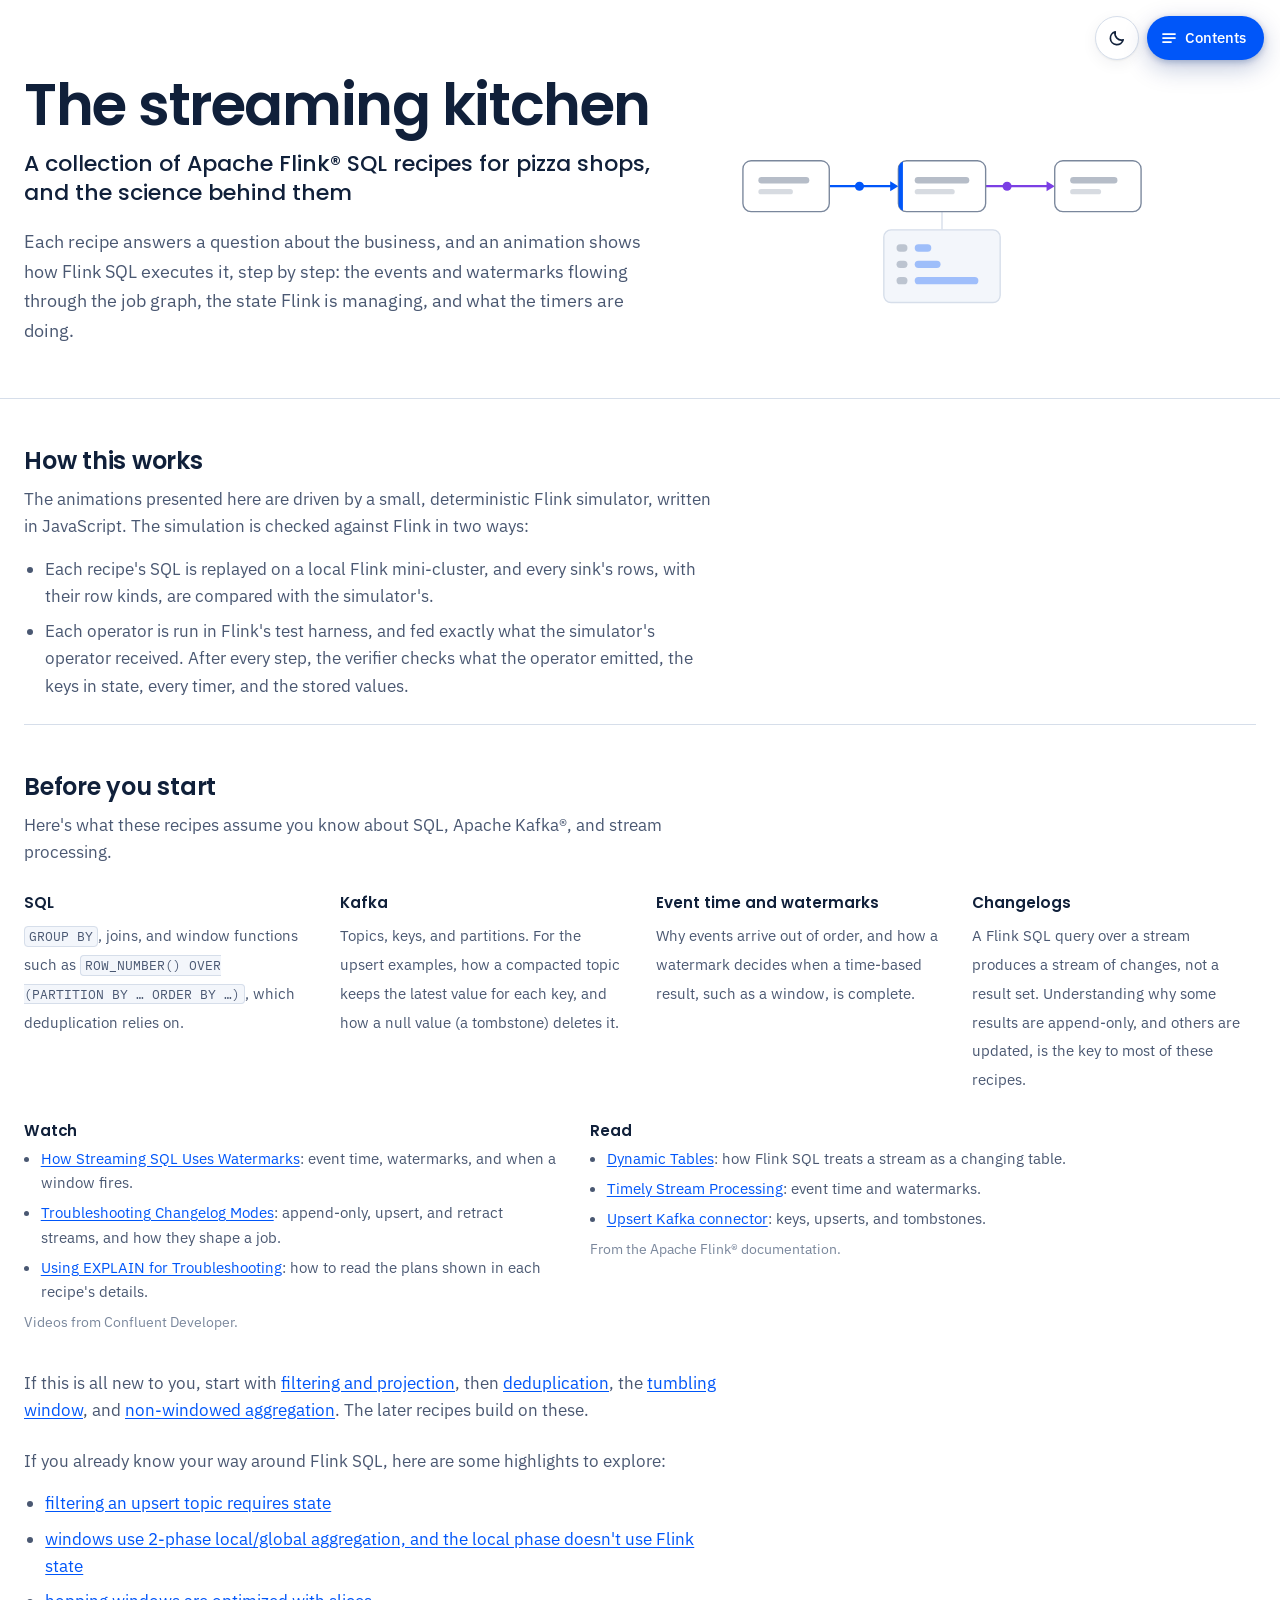
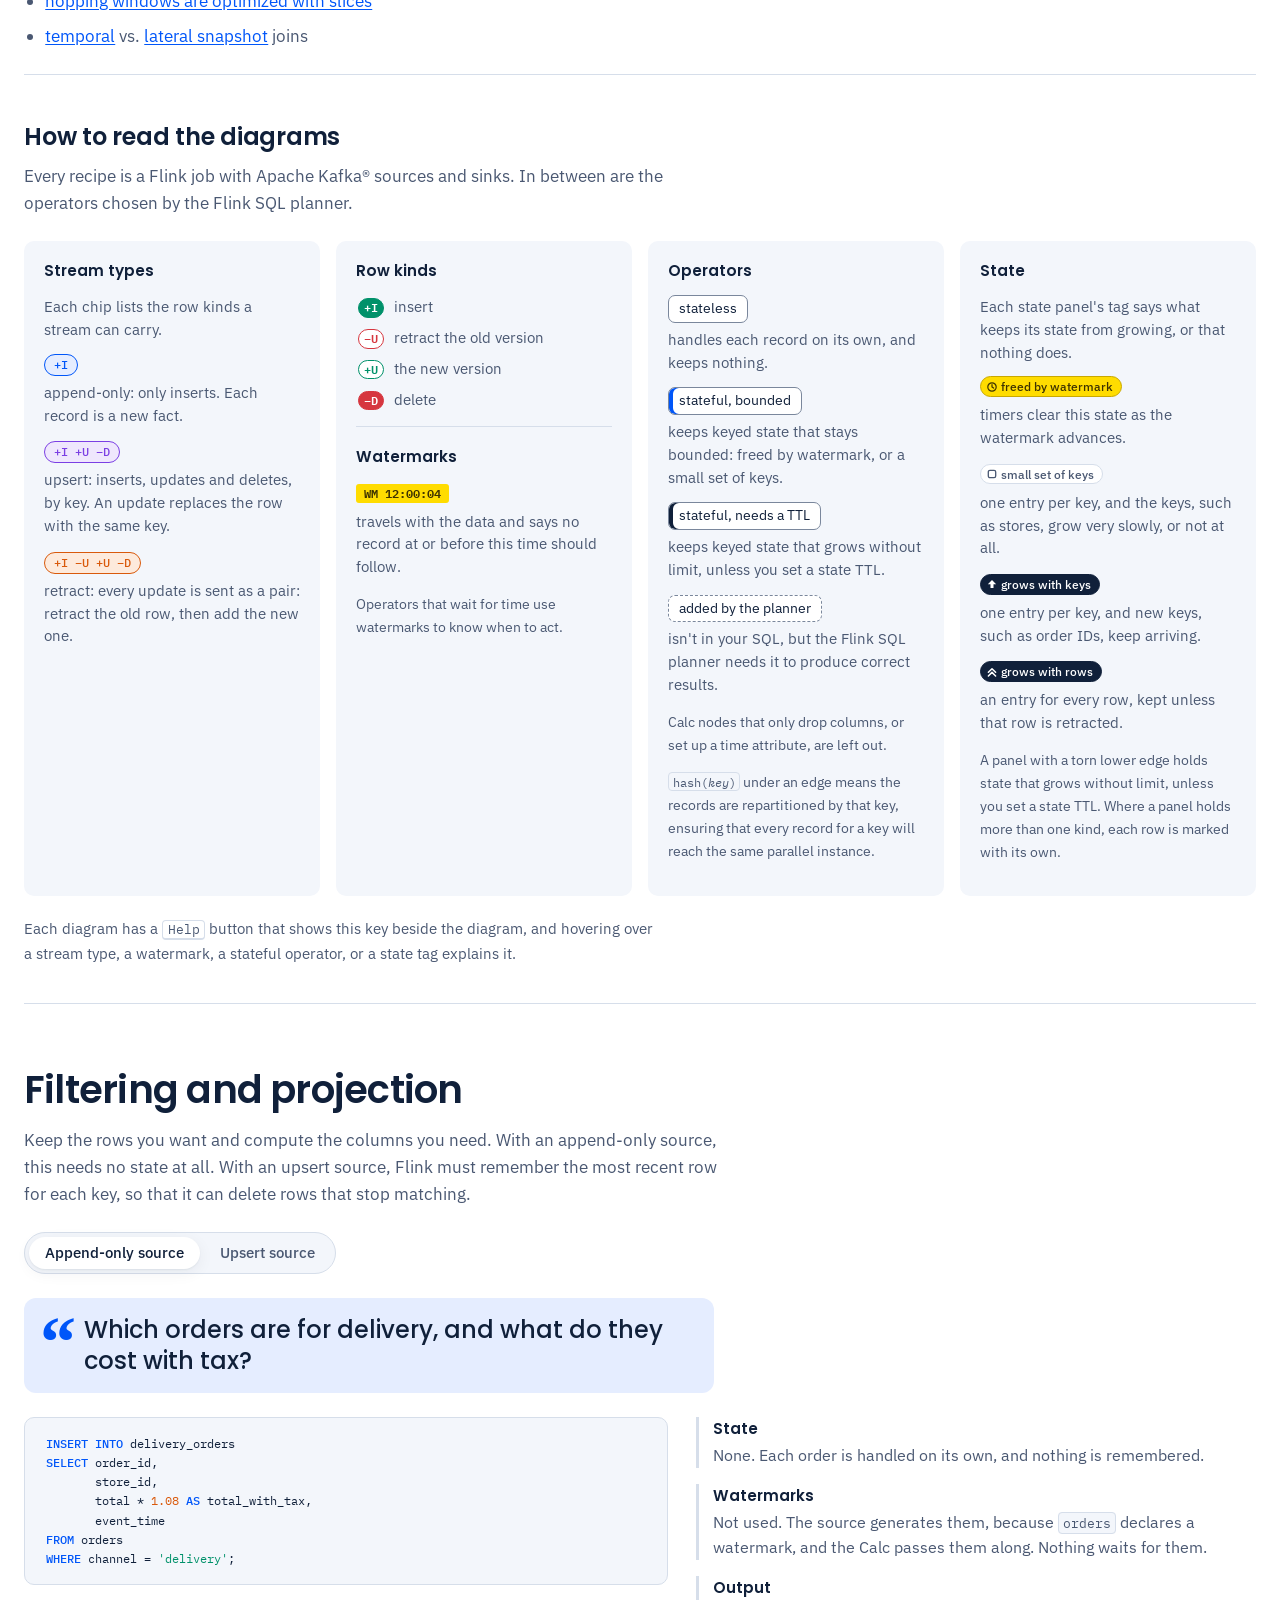
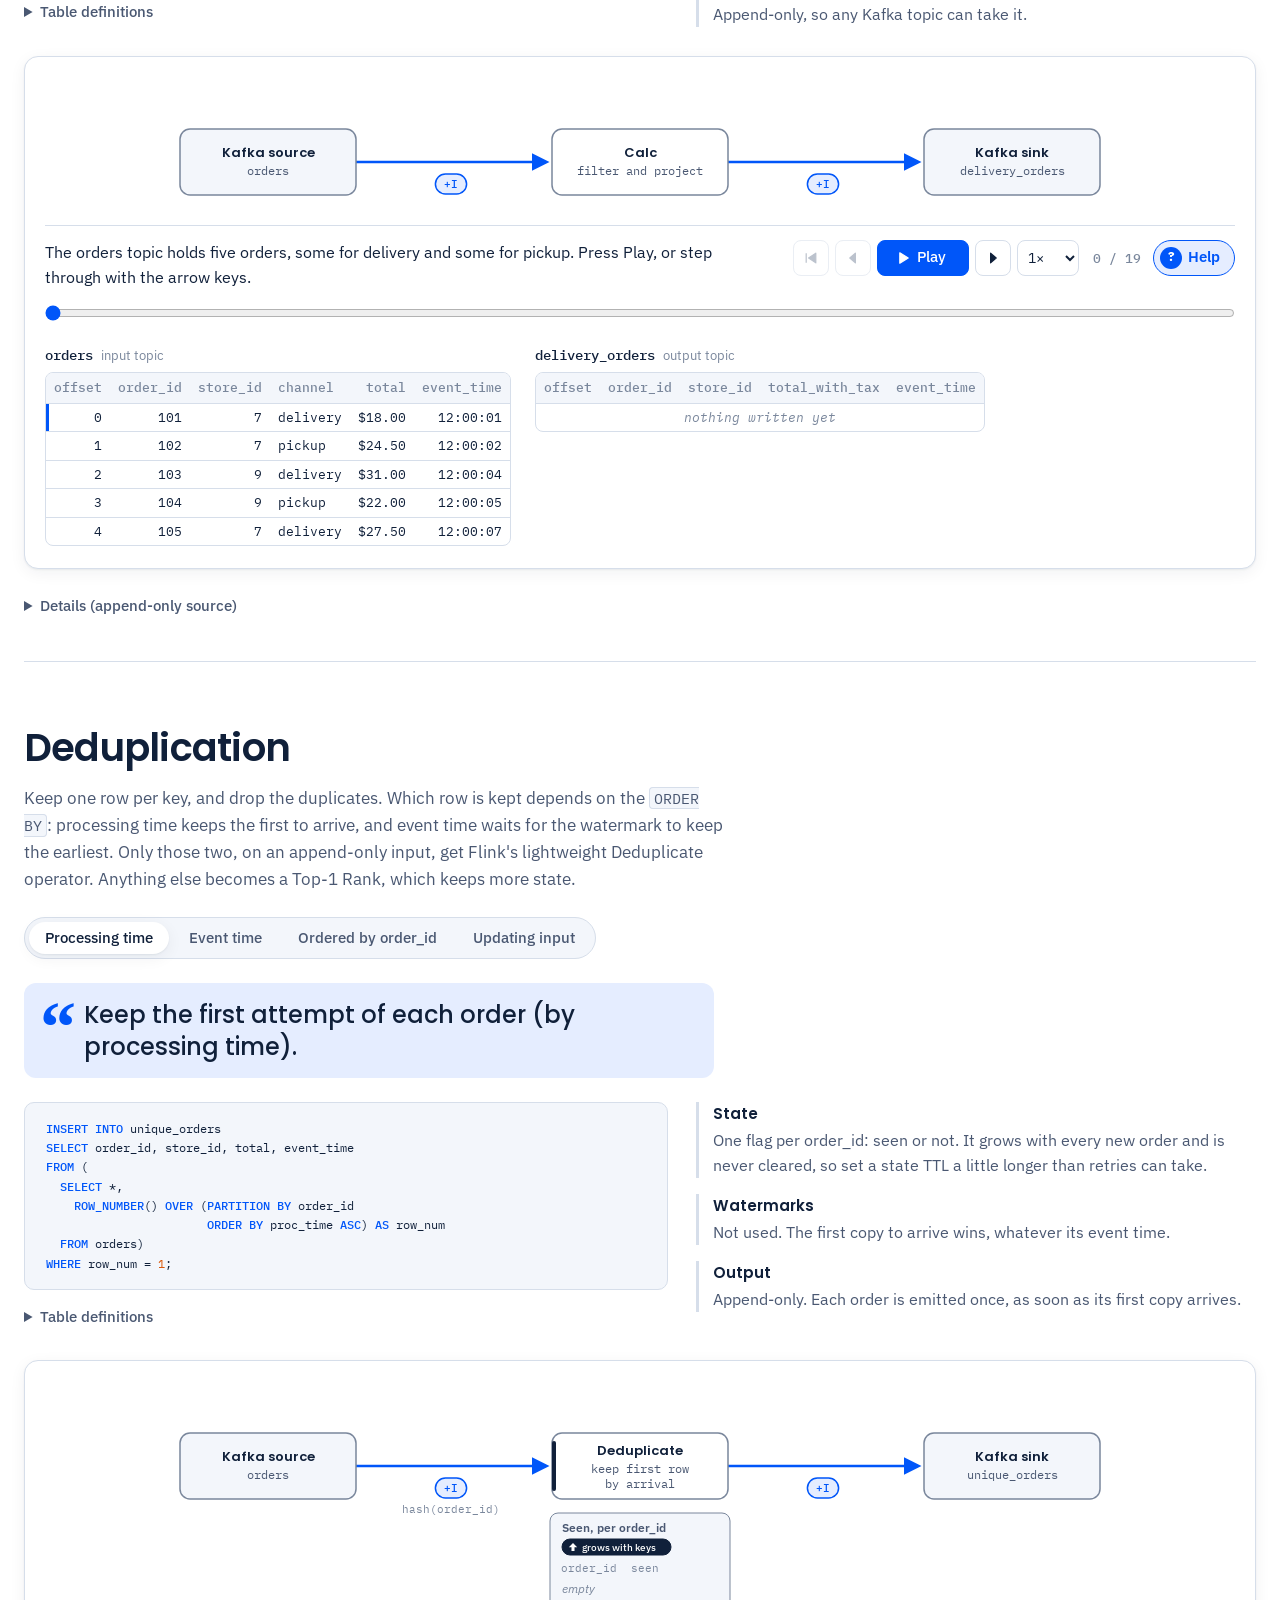
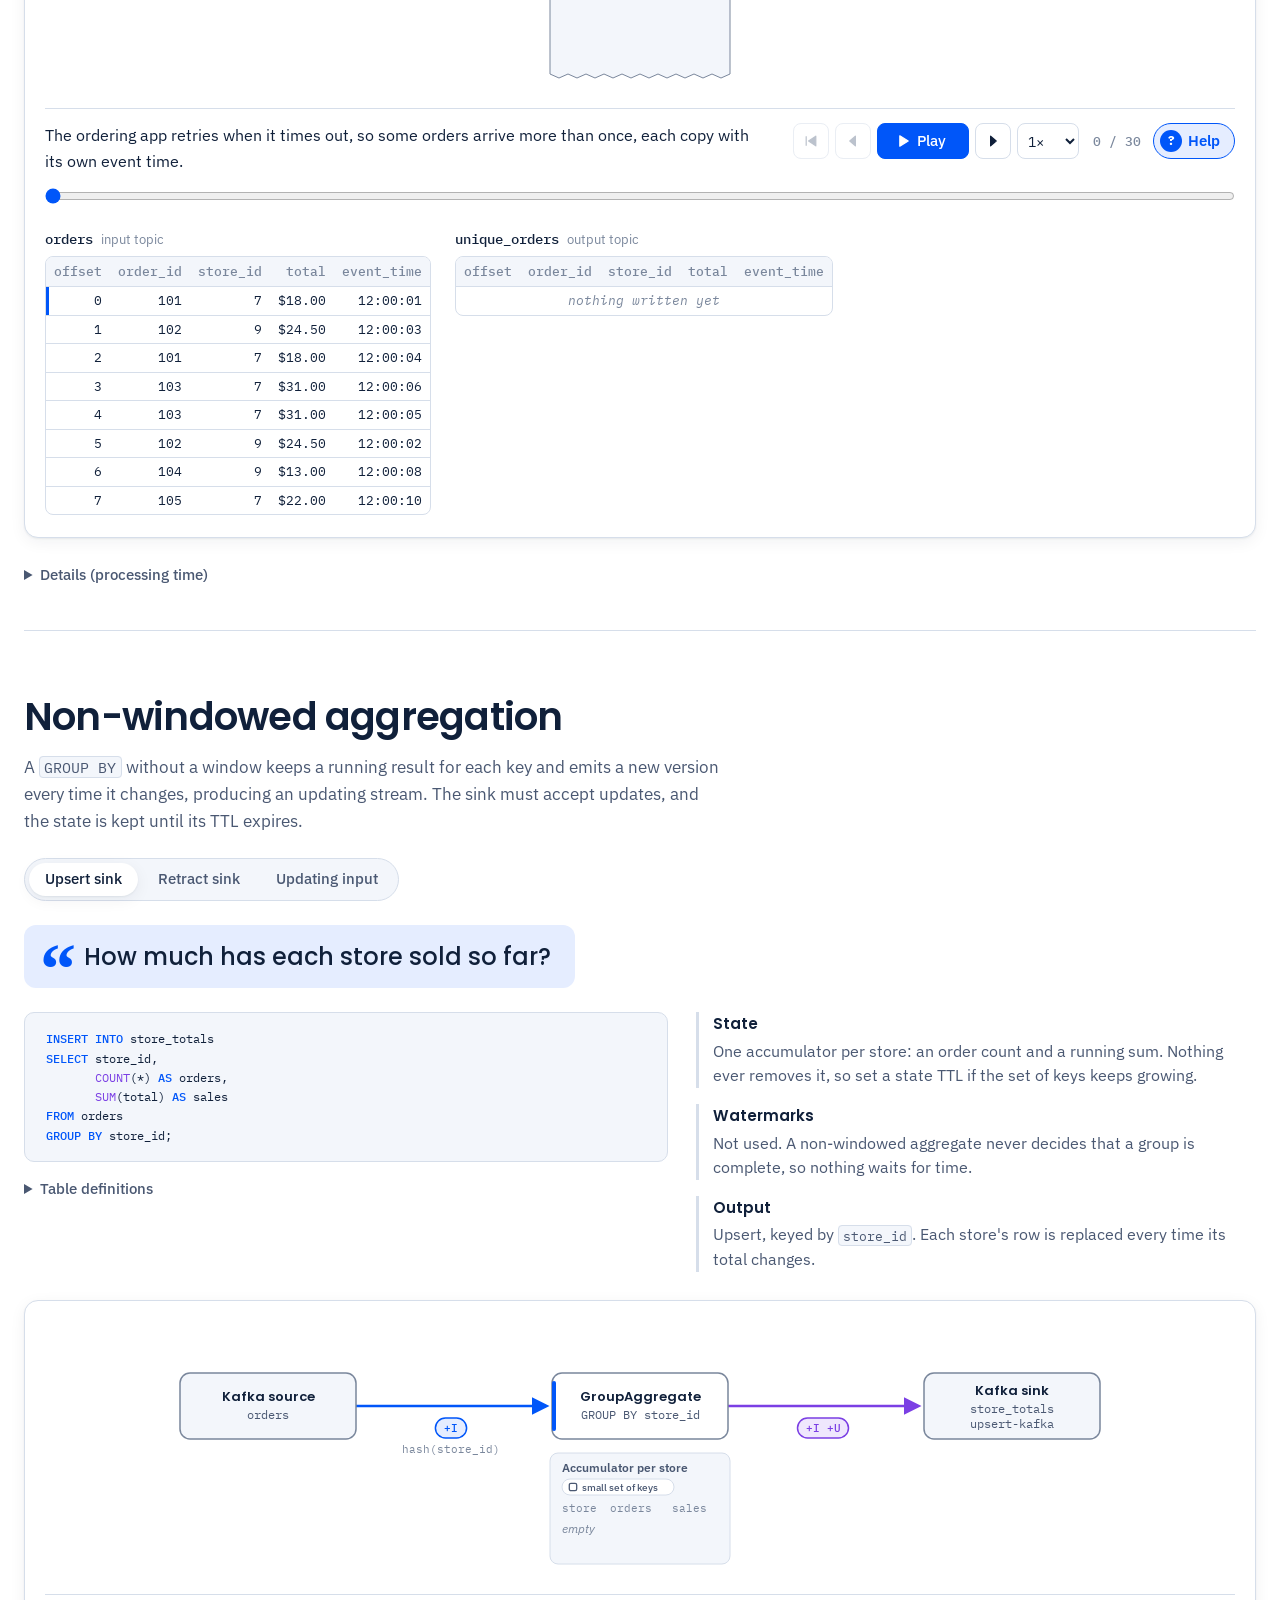
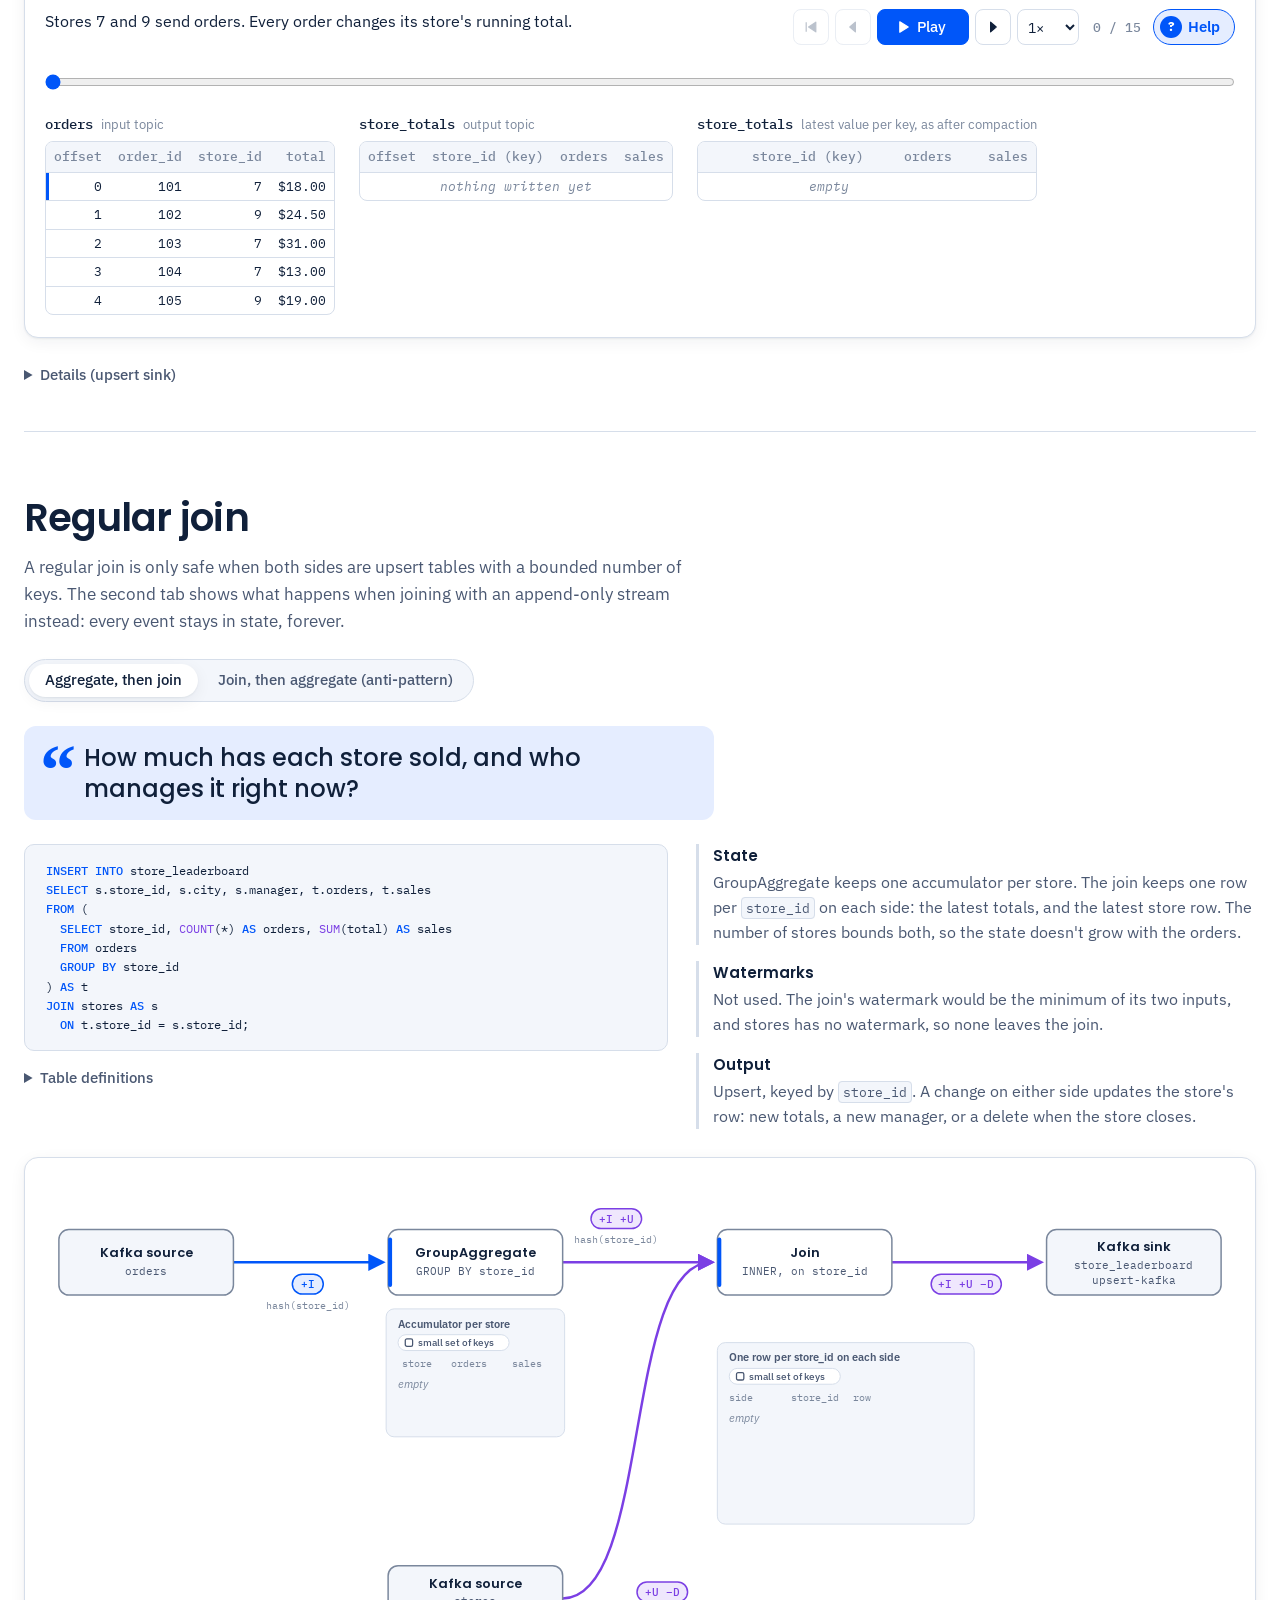
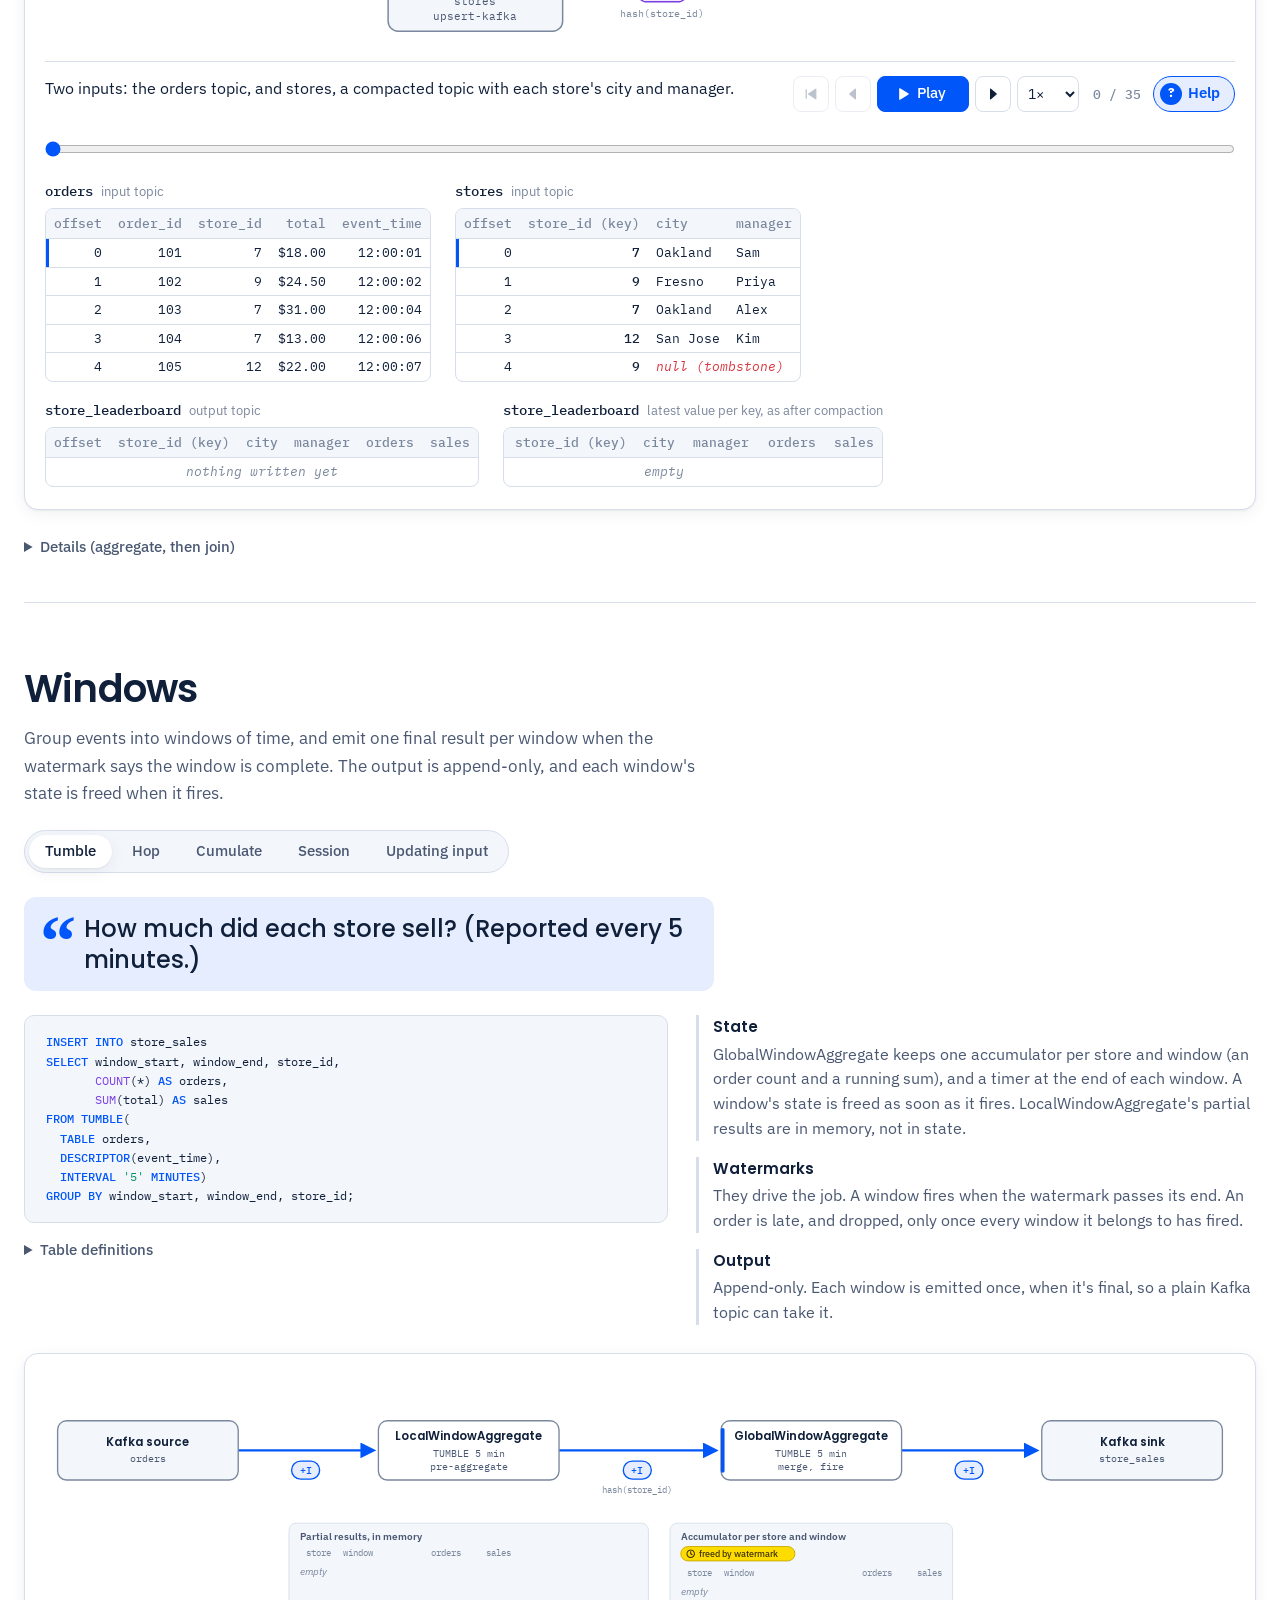
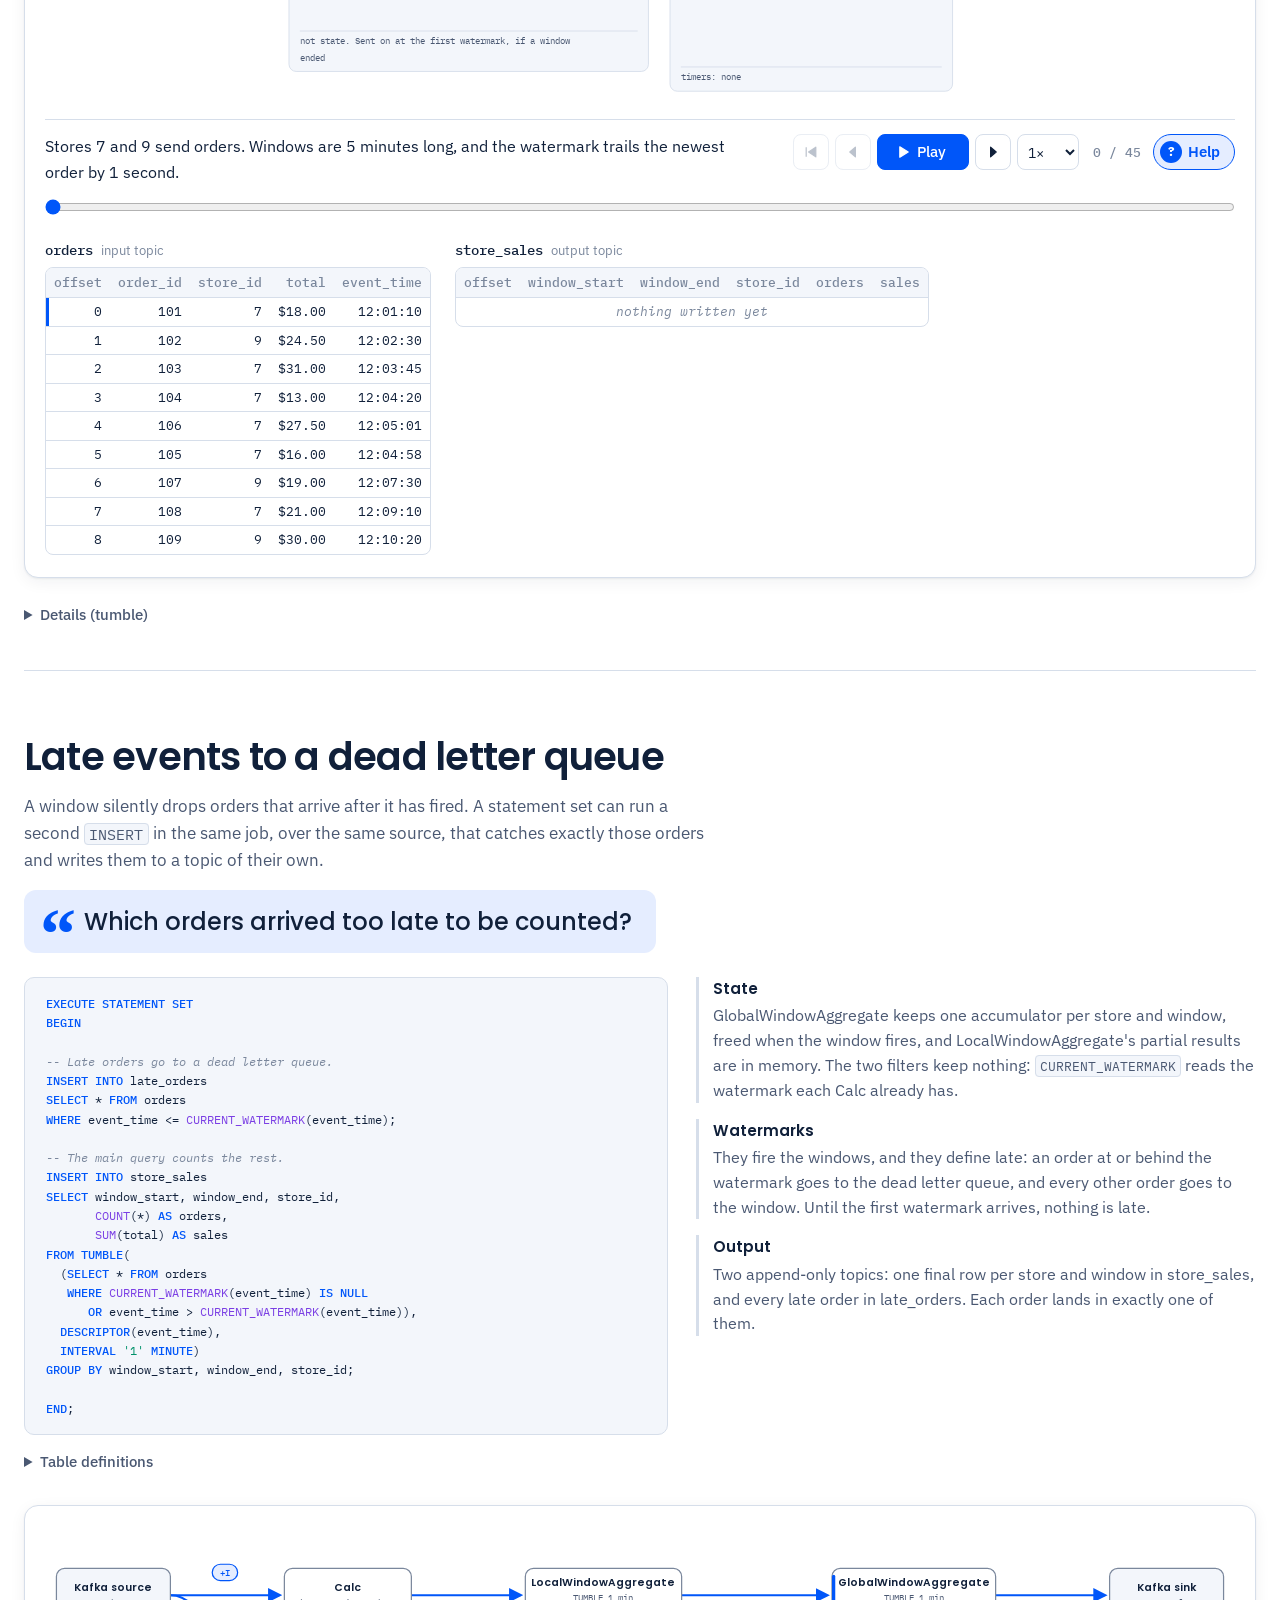
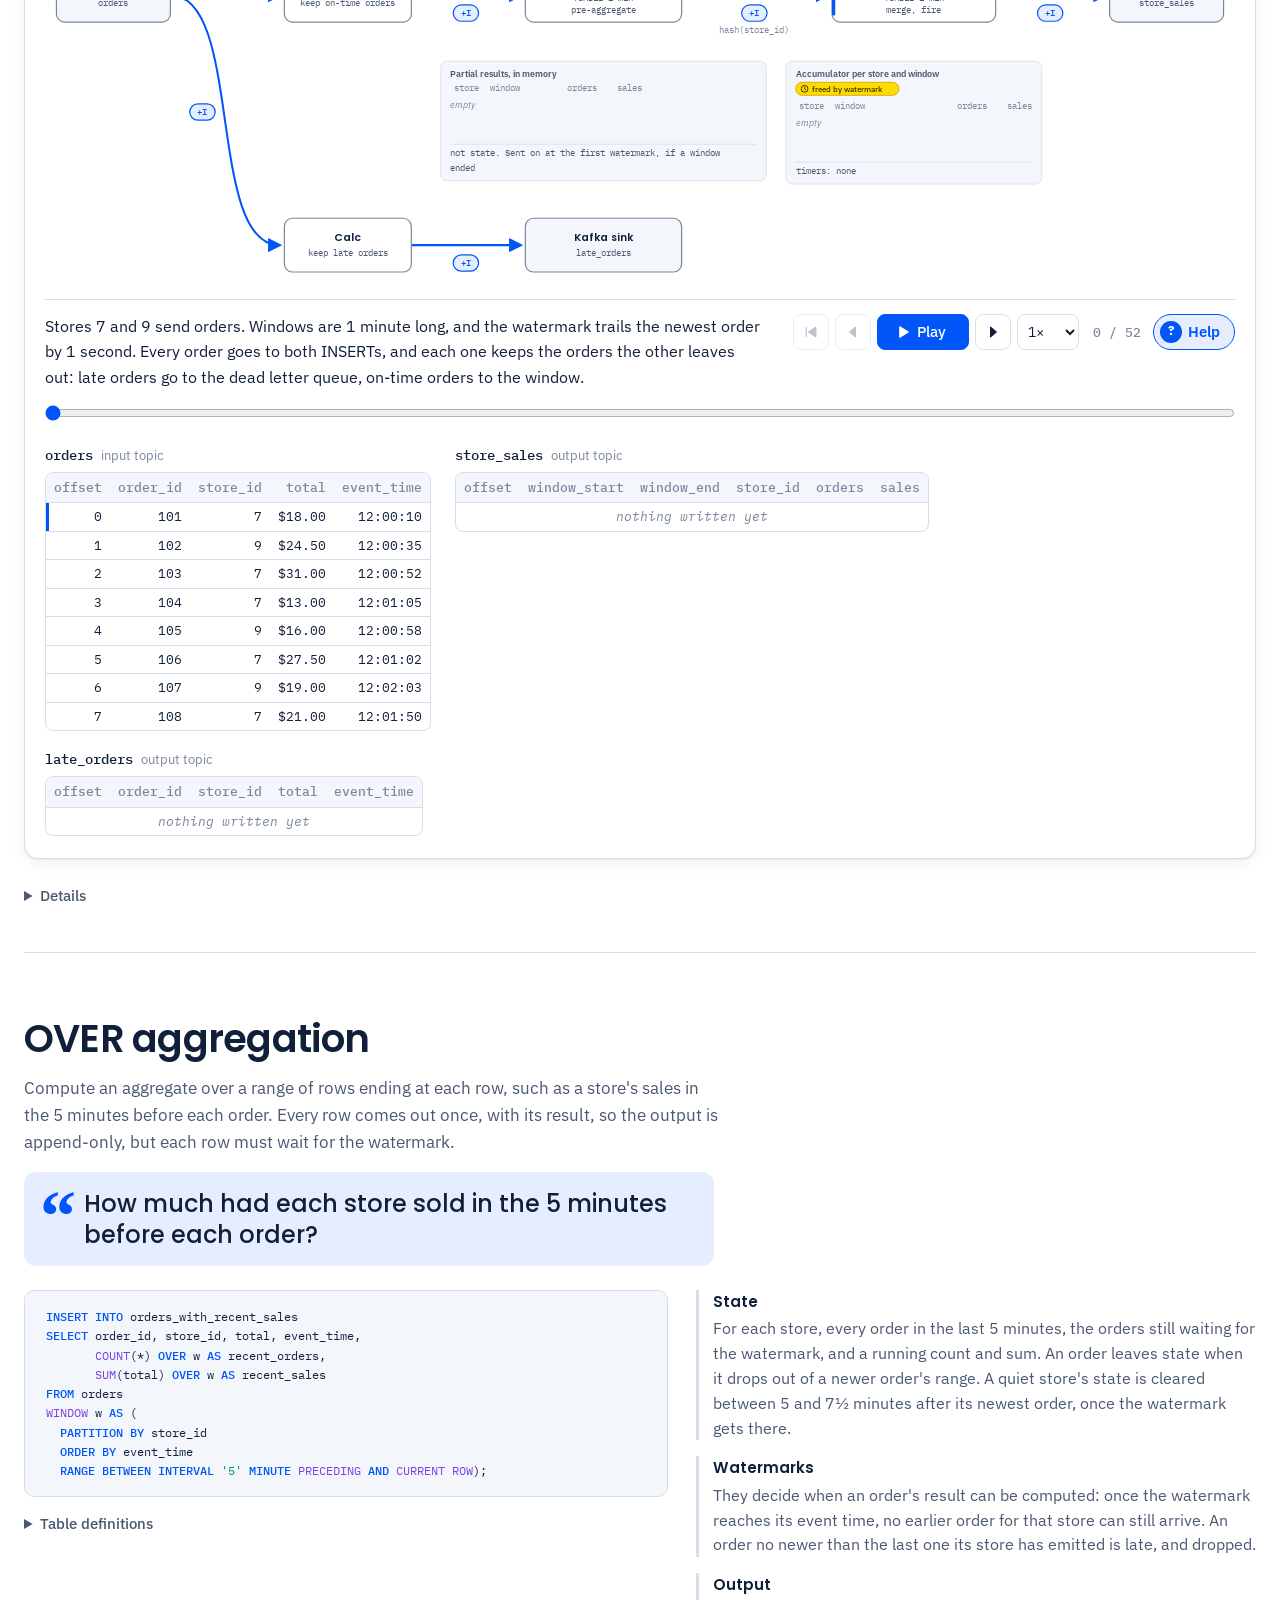
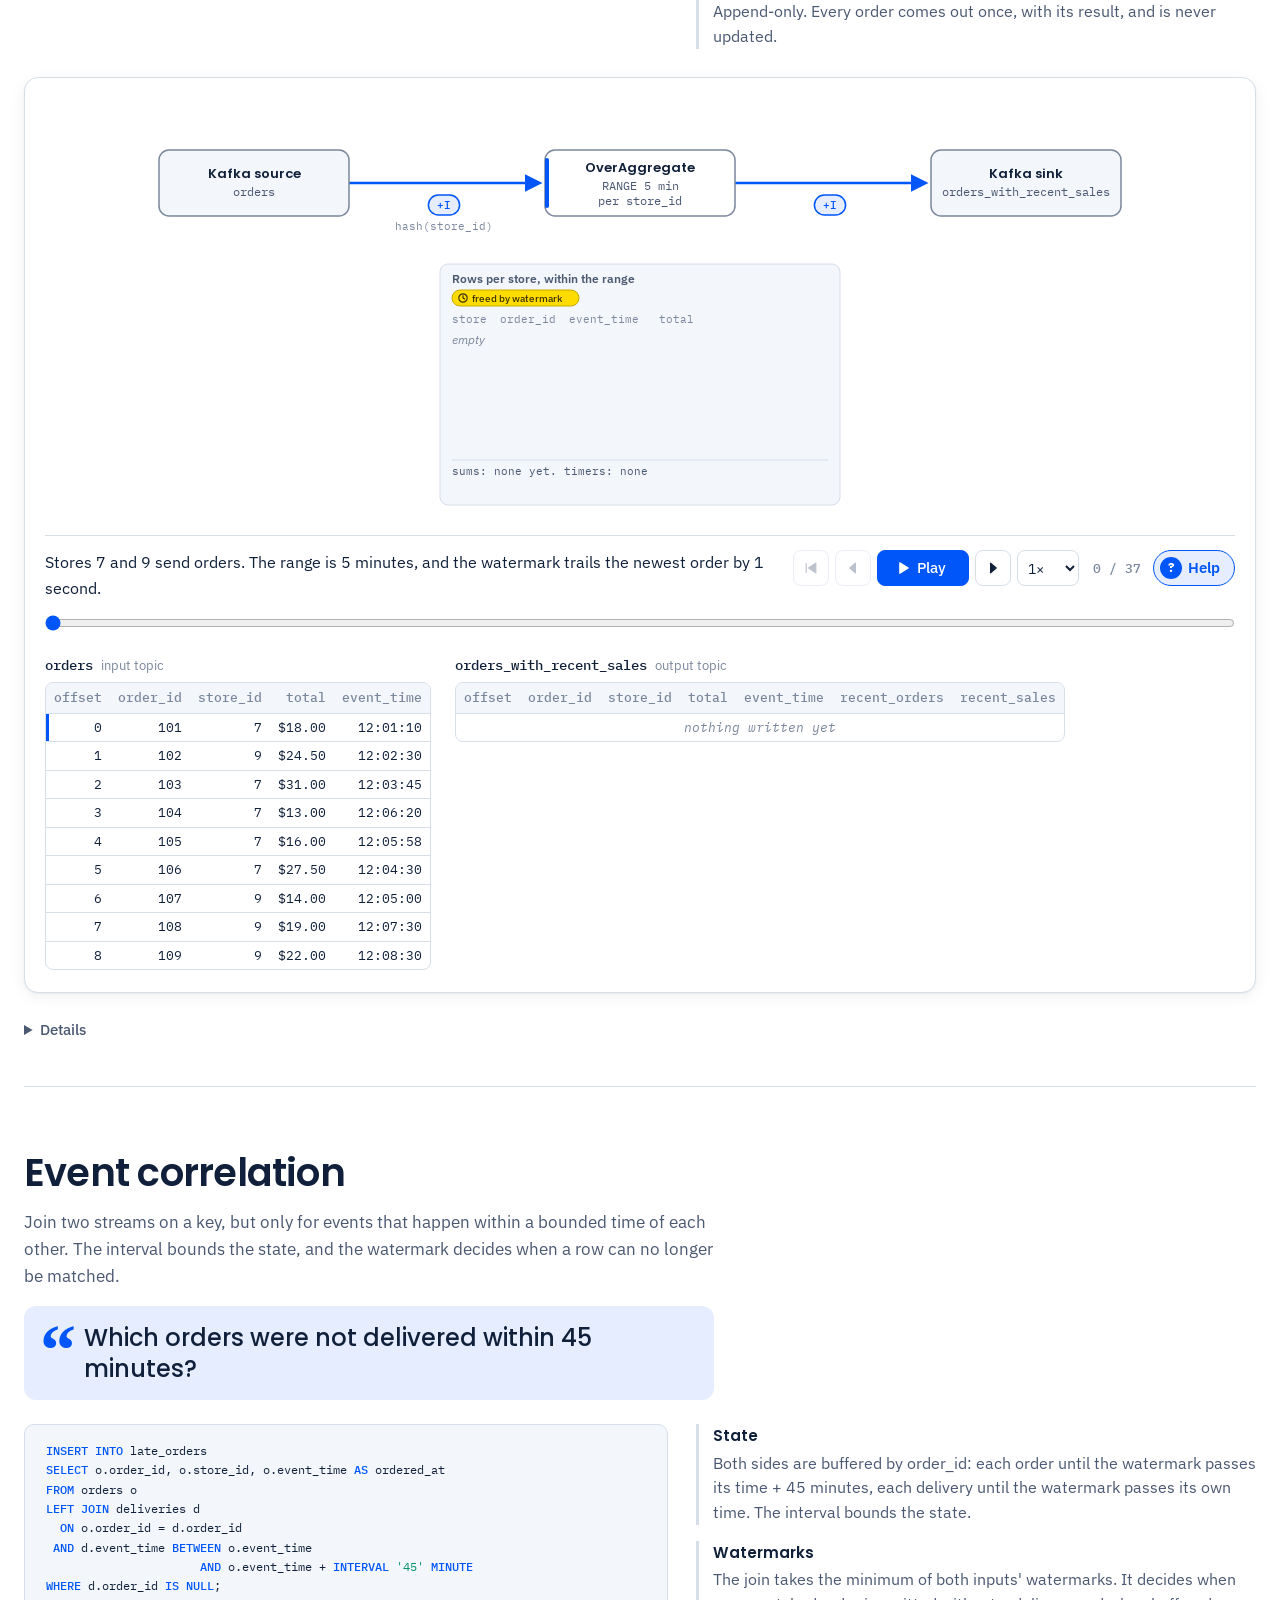
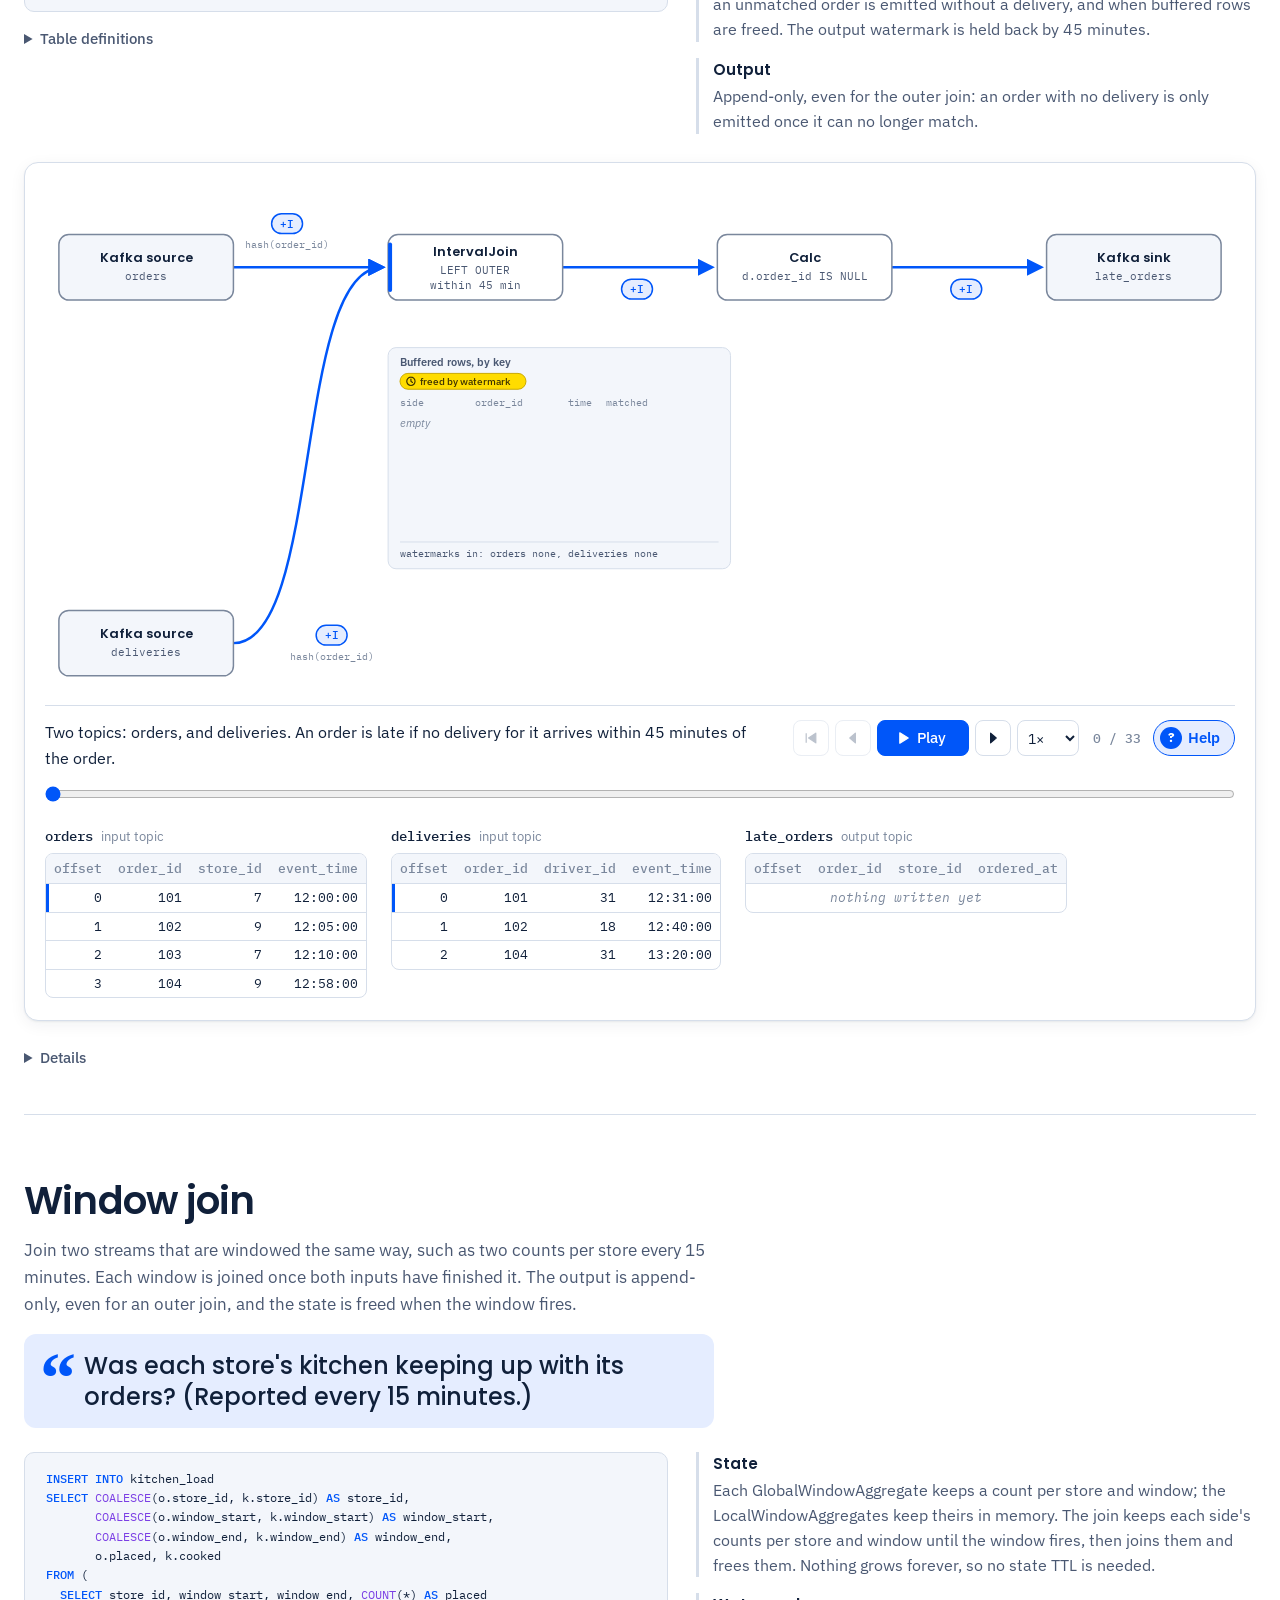
<file: index.html>
<!doctype html>
<html lang="en">
<head>
  <meta charset="utf-8">
  <meta name="viewport" content="width=device-width, initial-scale=1">
  <title>The streaming kitchen</title>
  <meta name="description" content="A collection of Apache Flink® SQL recipes for pizza shops, and the science behind them. Animated job graphs, stream types, state, timers, and watermarks, with Apache Kafka® sources and sinks.">
  <!-- The share card: images/share-card.png, made from tools/share-card.html. -->
  <meta property="og:type" content="website">
  <meta property="og:title" content="The streaming kitchen">
  <meta property="og:description" content="A collection of Apache Flink® SQL recipes for pizza shops, and the science behind them. Each recipe answers a question about the business, and an animation shows how Flink SQL executes it, step by step: the events and watermarks flowing through the job graph, the state Flink is managing, and what the timers are doing.">
  <meta property="og:url" content="https://alpinegizmo.github.io/streaming-kitchen/">
  <meta property="og:image" content="https://alpinegizmo.github.io/streaming-kitchen/images/share-card.png">
  <meta property="og:image:width" content="1200">
  <meta property="og:image:height" content="630">
  <meta property="og:image:alt" content="The streaming kitchen: Apache Flink® SQL for pizza shops. A small job graph: an append-only edge into a stateful operator, an upsert edge out of it, and a watermark.">
  <meta name="twitter:card" content="summary_large_image">
  <link rel="preconnect" href="https://fonts.googleapis.com">
  <link rel="preconnect" href="https://fonts.gstatic.com" crossorigin>
  <link href="https://fonts.googleapis.com/css2?family=IBM+Plex+Mono:wght@400;500&family=IBM+Plex+Sans:ital,wght@0,400;0,500;0,600;1,400&family=Poppins:wght@500;600&display=swap" rel="stylesheet">
  <link rel="stylesheet" href="css/style.css">
  <!-- Apply a saved theme choice before the page paints, so it doesn't flash the other theme. -->
  <script>try { const t = localStorage.getItem('theme'); if (t === 'light' || t === 'dark') document.documentElement.dataset.theme = t; } catch {}</script>
</head>
<body>
  <!-- The glyphs for how state is bounded, used by the state panels, the legend, and the summary
       table (see STATE_KINDS in js/graph.js). They draw in currentColor; the clock's face can be
       filled with --g-fill. -->
  <svg class="sprite" width="0" height="0" aria-hidden="true">
    <symbol id="st-g-wm" viewBox="0 0 10 10"><circle cx="5" cy="5" r="4.2" style="fill: var(--g-fill, none); stroke: var(--g-line, currentColor)" stroke-width="1.2"/><path d="M5 2.7V5l1.6 1.1" fill="none" stroke="currentColor" stroke-width="1.2" stroke-linecap="round" stroke-linejoin="round"/></symbol>
    <symbol id="st-g-small" viewBox="0 0 10 10"><rect x="1.3" y="1.3" width="7.4" height="7.4" rx="1.6" fill="none" stroke="currentColor" stroke-width="1.3"/></symbol>
    <symbol id="st-g-keys" viewBox="0 0 10 10"><path d="M5 1 9.2 5.3H6.5V9H3.5V5.3H.8Z" fill="currentColor"/></symbol>
    <symbol id="st-g-rows" viewBox="0 0 10 10"><path d="M1.4 5.3 5 1.7l3.6 3.6M1.4 9 5 5.4 8.6 9" fill="none" stroke="currentColor" stroke-width="1.5" stroke-linecap="round" stroke-linejoin="round"/></symbol>
  </svg>
  <a class="skip" href="#main">Skip to the recipes</a>

  <header class="hero" id="top">
    <div class="hero-inner">
      <div class="hero-text">
        <h1>The streaming kitchen</h1>
        <p class="subtitle"><span>A collection of Apache&nbsp;Flink® SQL recipes for pizza shops,</span> <span>and the science behind them</span></p>
        <p class="lede">Each recipe answers a question about the business, and an animation shows
          how Flink SQL executes it, step by step: the events and watermarks flowing through
          the job graph, the state Flink is managing, and what the timers are doing.</p>
      </div>
      <!-- A job graph in miniature, drawn like the diagrams below; js/hero.js moves records through it. -->
      <svg class="hero-graph" viewBox="0 0 440 196" aria-hidden="true" focusable="false">
        <defs><clipPath id="hg-op-clip"><rect x="172" y="36" width="96" height="56" rx="9"/></clipPath></defs>
        <path class="hg-edge mode-append" d="M96 64H164"/>
        <path class="hg-arrow mode-append" d="M163 58.5 172 64 163 69.5Z"/>
        <path class="hg-edge mode-upsert" d="M268 64H336"/>
        <path class="hg-arrow mode-upsert" d="M335 58.5 344 64 335 69.5Z"/>
        <path class="hg-tie" d="M220 92V112"/>
        <g class="hg-dots"></g>
        <rect class="hg-node" x="1" y="36" width="95" height="56" rx="9"/>
        <rect class="hg-line" x="18" y="54" width="56" height="7" rx="3.5"/>
        <rect class="hg-line hg-dim" x="18" y="67" width="38" height="6" rx="3"/>
        <rect class="hg-node" x="172" y="36" width="96" height="56" rx="9"/>
        <rect class="hg-state-bar" x="172" y="36" width="5" height="56" clip-path="url(#hg-op-clip)"/>
        <rect class="hg-line" x="190" y="54" width="60" height="7" rx="3.5"/>
        <rect class="hg-line hg-dim" x="190" y="67" width="44" height="6" rx="3"/>
        <rect class="hg-node" x="344" y="36" width="95" height="56" rx="9"/>
        <rect class="hg-line" x="361" y="54" width="52" height="7" rx="3.5"/>
        <rect class="hg-line hg-dim" x="361" y="67" width="34" height="6" rx="3"/>
        <rect class="hg-panel" x="156" y="112" width="128" height="80" rx="8"/>
        <rect class="hg-key" x="170" y="128" width="12" height="8" rx="4"/>
        <rect class="hg-key" x="170" y="146" width="12" height="8" rx="4"/>
        <rect class="hg-key" x="170" y="164" width="12" height="8" rx="4"/>
        <rect class="hg-val" x="190" y="128" width="56" height="8" rx="4"/>
        <rect class="hg-val" x="190" y="146" width="34" height="8" rx="4"/>
        <rect class="hg-val" x="190" y="164" width="72" height="8" rx="4"/>
      </svg>
    </div>
  </header>

  <div class="layout">
    <nav class="toc" aria-label="Recipes">
      <ol id="toc-list"></ol>
    </nav>

    <main id="main">
      <section class="primer" id="how" aria-labelledby="how-h">
        <h2 id="how-h">How this works</h2>
        <p>The animations presented here are driven by a small, deterministic Flink simulator, written in
          JavaScript. The simulation is checked against Flink in two ways:</p>
        <ul class="primer-list">
          <li>Each recipe's SQL is replayed on a local Flink mini-cluster, and every sink's rows, with their
            row kinds, are compared with the simulator's.</li>
          <li>Each operator is run in Flink's test harness, and fed exactly what the simulator's operator
            received. After every step, the verifier checks what the operator emitted, the keys in state,
            every timer, and the stored values.</li>
        </ul>
      </section>

      <section class="primer" id="start" aria-labelledby="start-h">
        <h2 id="start-h">Before you start</h2>
        <p>Here's what these recipes assume you know about SQL, Apache Kafka®, and stream processing.</p>

        <dl class="legend">
          <div>
            <dt>SQL</dt>
            <dd><code>GROUP BY</code>, joins, and window functions such as
              <code>ROW_NUMBER() OVER (PARTITION BY … ORDER BY …)</code>, which deduplication relies on.</dd>
          </div>
          <div>
            <dt>Kafka</dt>
            <dd>Topics, keys, and partitions. For the upsert examples, how a compacted topic keeps the
              latest value for each key, and how a null value (a tombstone) deletes it.</dd>
          </div>
          <div>
            <dt>Event time and watermarks</dt>
            <dd>Why events arrive out of order, and how a watermark decides when a time-based result,
              such as a window, is complete.</dd>
          </div>
          <div>
            <dt>Changelogs</dt>
            <dd>A Flink SQL query over a stream produces a stream of changes, not a result set.
              Understanding why some results are append-only, and others are updated, is the key to
              most of these recipes.</dd>
          </div>
        </dl>

        <div class="resources">
          <div>
            <h3>Watch</h3>
            <ul>
              <li><a href="https://www.youtube.com/watch?v=2R6ZGh6nNiA" target="_blank" rel="noopener">How Streaming SQL Uses Watermarks</a>:
                event time, watermarks, and when a window fires.</li>
              <li><a href="https://www.youtube.com/watch?v=nlW0INe09U8" target="_blank" rel="noopener">Troubleshooting Changelog Modes</a>:
                append-only, upsert, and retract streams, and how they shape a job.</li>
              <li><a href="https://www.youtube.com/watch?v=LOmHQvYFQdw" target="_blank" rel="noopener">Using EXPLAIN for Troubleshooting</a>:
                how to read the plans shown in each recipe's details.</li>
            </ul>
            <p class="resources-note">Videos from Confluent Developer.</p>
          </div>
          <div>
            <h3>Read</h3>
            <ul>
              <li><a href="https://nightlies.apache.org/flink/flink-docs-stable/docs/dev/table/concepts/dynamic_tables/" target="_blank" rel="noopener">Dynamic Tables</a>:
                how Flink SQL treats a stream as a changing table.</li>
              <li><a href="https://nightlies.apache.org/flink/flink-docs-stable/docs/concepts/time/" target="_blank" rel="noopener">Timely Stream Processing</a>:
                event time and watermarks.</li>
              <li><a href="https://nightlies.apache.org/flink/flink-docs-stable/docs/connectors/table/upsert-kafka/" target="_blank" rel="noopener">Upsert Kafka connector</a>:
                keys, upserts, and tombstones.</li>
            </ul>
            <p class="resources-note">From the Apache Flink® documentation.</p>
          </div>
        </div>

        <p>If this is all new to you, start with <a href="#filter">filtering and projection</a>, then
          <a href="#dedup">deduplication</a>, the <a href="#windows-tumble">tumbling window</a>, and
          <a href="#aggregation">non-windowed aggregation</a>. The later recipes build on these.</p>

        <p>If you already know your way around Flink SQL, here are some highlights to explore:</p>
        <ul class="primer-list">
          <li><a href="#filter-upsert">filtering an upsert topic requires state</a></li>
          <li><a href="#windows-tumble">windows use 2-phase local/global aggregation, and the local phase doesn't use Flink state</a></li>
          <li><a href="#windows-hop">hopping windows are optimized with slices</a></li>
          <li><a href="#enrichment-temporal">temporal</a> vs. <a href="#enrichment-lateral">lateral snapshot</a> joins</li>
        </ul>
      </section>

      <section class="primer" id="reading" aria-labelledby="reading-h">
        <h2 id="reading-h">How to read the diagrams</h2>
        <p>Every recipe is a Flink job with Apache Kafka® sources and sinks.
          In between are the operators chosen by the Flink SQL planner.</p>

        <dl class="legend diagram-key">
          <div>
            <dt>Stream types</dt>
            <dd>
              <p>Each chip lists the row kinds a stream can carry.</p>
              <ul class="key-items">
                <li><span class="badge mode-append">+I</span> <span>append-only: only inserts. Each record is a new fact.</span></li>
                <li><span class="badge mode-upsert">+I +U −D</span> <span>upsert: inserts, updates and deletes, by key. An update replaces the row with the same key.</span></li>
                <li><span class="badge mode-retract">+I −U +U −D</span> <span>retract: every update is sent as a pair: retract the old row, then add the new one.</span></li>
              </ul>
            </dd>
          </div>
          <div>
            <dt>Row kinds</dt>
            <dd>
              <ul class="key-items inline">
                <li><span class="rk rk-I">+I</span> <span>insert</span></li>
                <li><span class="rk rk-UB">&minus;U</span> <span>retract the old version</span></li>
                <li><span class="rk rk-UA">+U</span> <span>the new version</span></li>
                <li><span class="rk rk-D">&minus;D</span> <span>delete</span></li>
              </ul>
            </dd>
            <dt>Watermarks</dt>
            <dd>
              <ul class="key-items">
                <li><span class="wm-chip">WM 12:00:04</span> <span>travels with the data and says no record
                  at or before this time should follow.</span></li>
              </ul>
              <p class="legend-note">Operators that wait for time use watermarks to know when to act.</p>
            </dd>
          </div>
          <div>
            <dt>Operators</dt>
            <dd>
              <ul class="key-items">
                <li><span class="node-chip">stateless</span> <span>handles each record on its own, and keeps nothing.</span></li>
                <li><span class="node-chip stateful">stateful, bounded</span> <span>keeps keyed state that stays
                  bounded: freed by watermark, or a small set of keys.</span></li>
                <li><span class="node-chip stateful needs-ttl">stateful, needs a TTL</span> <span>keeps keyed state
                  that grows without limit, unless you set a state TTL.</span></li>
                <li><span class="node-chip planner">added by the planner</span> <span>isn't in your SQL, but the
                  Flink SQL planner needs it to produce correct results.</span></li>
              </ul>
              <p class="legend-note">Calc nodes that only drop columns, or set up a time attribute, are
                left out.</p>
              <p class="legend-note"><code>hash(<var>key</var>)</code> under an edge means the records are repartitioned
                by that key, ensuring that every record for a key will reach the same parallel instance.</p>
            </dd>
          </div>
          <div>
            <dt>State</dt>
            <dd>
              <p>Each state panel's tag says what keeps its state from growing, or that nothing does.</p>
              <ul class="key-items">
                <li><span class="st-chip st-wm"><svg viewBox="0 0 10 10" aria-hidden="true"><use href="#st-g-wm"/></svg>freed by watermark</span> <span>timers clear this state as the watermark advances.</span></li>
                <li><span class="st-chip st-small"><svg viewBox="0 0 10 10" aria-hidden="true"><use href="#st-g-small"/></svg>small set of keys</span> <span>one entry per key, and the keys, such as stores, grow very slowly, or not at all.</span></li>
                <li><span class="st-chip st-keys"><svg viewBox="0 0 10 10" aria-hidden="true"><use href="#st-g-keys"/></svg>grows with keys</span> <span>one entry per key, and new keys, such as order IDs, keep arriving.</span></li>
                <li><span class="st-chip st-rows"><svg viewBox="0 0 10 10" aria-hidden="true"><use href="#st-g-rows"/></svg>grows with rows</span> <span>an entry for every row, kept unless that row is retracted.</span></li>
              </ul>
              <p class="legend-note">A panel with a torn lower edge holds state that grows without
                limit, unless you set a state TTL. Where a panel holds more than one kind, each row is
                marked with its own.</p>
            </dd>
          </div>
        </dl>
        <p class="primer-help">Each diagram has a <kbd>Help</kbd> button that shows this key beside the diagram, and
          hovering over a stream type, a watermark, a stateful operator, or a state tag explains it.</p>
      </section>

      <div id="patterns"></div>

      <section class="matrix" id="summary" aria-labelledby="summary-h">
        <h2 id="summary-h">Summary</h2>
        <p>Every recipe at a glance: the state it keeps, what it uses watermarks for, the watermark
          it sends downstream, the stream it writes, and the operators the Flink SQL planner adds. Each row
          links back to its animation.</p>
        <div class="matrix-wrap"></div>
      </section>
    </main>
  </div>

  <div class="corner">
    <button class="theme-toggle" type="button" aria-label="Dark theme" aria-pressed="false">
      <svg class="moon" viewBox="0 0 16 16" aria-hidden="true"><path d="M13.5 9.6A5.8 5.8 0 0 1 6.4 2.5a5.8 5.8 0 1 0 7.1 7.1Z"/></svg>
      <svg class="sun" viewBox="0 0 16 16" aria-hidden="true"><circle cx="8" cy="8" r="3"/><path d="M8 1v1.6M8 13.4V15M1 8h1.6M13.4 8H15M3 3l1.1 1.1M11.9 11.9 13 13M3 13l1.1-1.1M11.9 4.1 13 3"/></svg>
    </button>
    <button class="toc-fab" type="button" popovertarget="toc-pop">
      <svg viewBox="0 0 16 16" aria-hidden="true"><path d="M2 4h12M2 8h12M2 12h8"/></svg>
      Contents
    </button>
  </div>
  <nav class="toc-pop" id="toc-pop" popover aria-label="Recipes">
    <ol id="toc-pop-list"></ol>
  </nav>

  <footer class="footer">
    <p>Job graphs and changelog modes are checked with <code>EXPLAIN CHANGELOG_MODE</code> on Apache
      Flink 2.3.0. Every animation except the lookup join, which needs an external service, is also
      replayed through Flink: the rows each sink receives are compared with the animation's, and each
      stateful operator is run on the same inputs, one step at a time, to compare what it emits, what
      it keeps in state, and its timers. LATERAL SNAPSHOT is checked on a 2.4 snapshot build, and
      deduplication ordered by order_id on a 2.3 snapshot build, for a planner fix in 2.3.1. The
      animations simplify how Flink schedules work, but not what each operator does.</p>
    <p class="source">The source, and the tools that check it against Flink, are on
      <a href="https://github.com/alpinegizmo/streaming-kitchen" target="_blank" rel="noopener">GitHub</a>,
      under the Apache License, Version 2.0.</p>
    <p class="marks">Apache®, Apache Flink®, Flink®, Apache Kafka® and Kafka® are either registered
      trademarks or trademarks of <a href="https://www.apache.org/" target="_blank" rel="noopener">The Apache Software Foundation</a>
      in the United States and/or other countries. This site is not affiliated with The Apache
      Software Foundation, and no endorsement by The Apache Software Foundation is implied by the use
      of these marks. Learn more about <a href="https://flink.apache.org/" target="_blank" rel="noopener">Apache Flink</a> and
      <a href="https://kafka.apache.org/" target="_blank" rel="noopener">Apache Kafka</a> on their project sites.</p>
  </footer>

  <script src="js/util.js"></script>
  <script src="js/sql.js"></script>
  <script src="js/operators.js"></script>
  <script src="js/sim.js"></script>
  <script src="js/graph.js"></script>
  <script src="js/player.js"></script>
  <script src="js/patterns/filter.js"></script>
  <script src="js/patterns/dedup.js"></script>
  <script src="js/patterns/aggregation.js"></script>
  <script src="js/patterns/join.js"></script>
  <script src="js/patterns/windows.js"></script>
  <script src="js/patterns/late.js"></script>
  <script src="js/patterns/over.js"></script>
  <script src="js/patterns/correlation.js"></script>
  <script src="js/patterns/windowjoin.js"></script>
  <script src="js/patterns/enrichment.js"></script>
  <script src="js/patterns/cep.js"></script>
  <script src="js/main.js"></script>
  <script src="js/hero.js"></script>
</body>
</html>
</file>
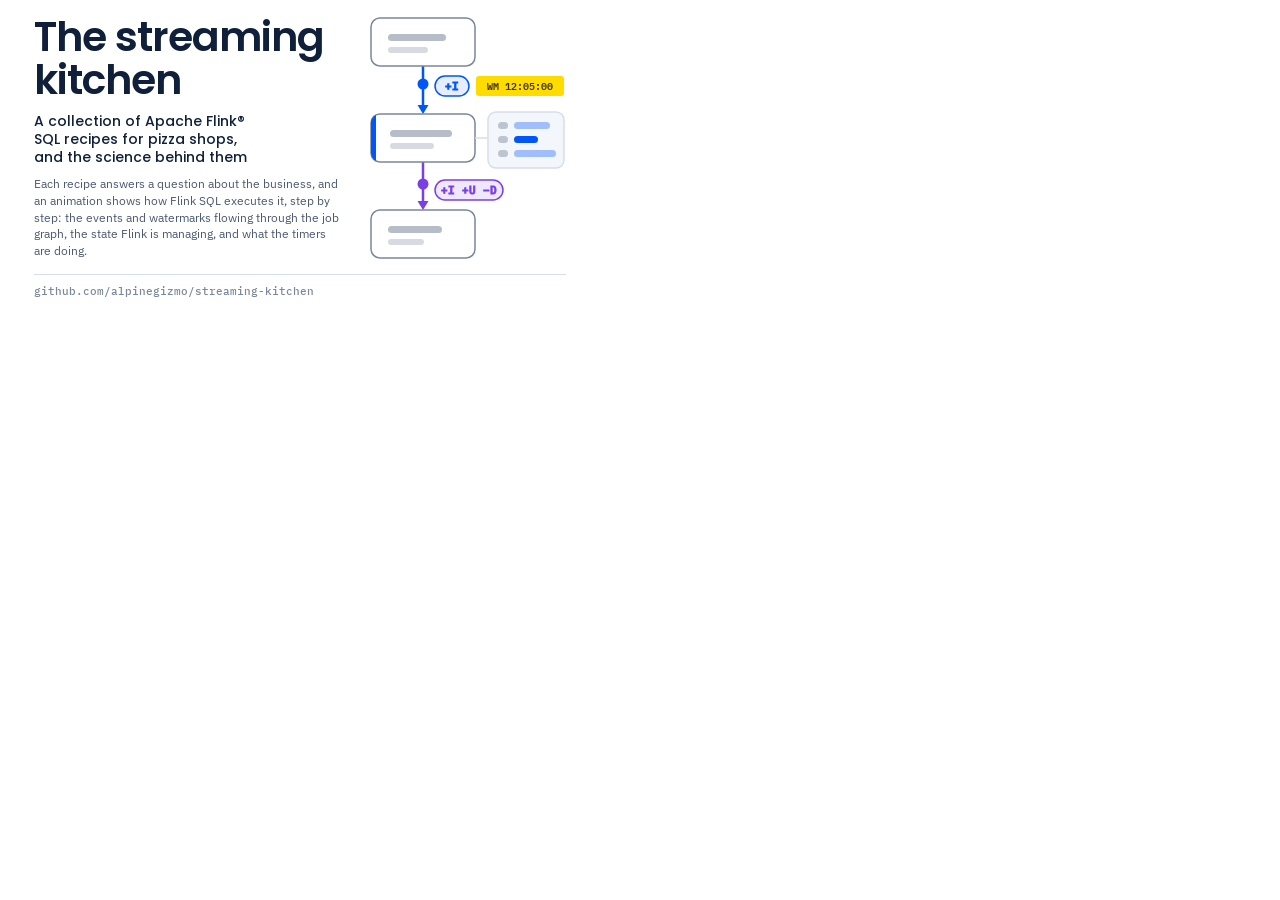
<file: tools/share-card.html>
<!doctype html>
<!-- The share card (Open Graph / Twitter image), 600x315 CSS pixels, rendered at 2x to
     images/share-card.png (1200x630) by:
       node tools/shoot.mjs images/share-card.png --url "file://$PWD/tools/share-card.html" --width 600 --height 315 --wait 1500
     It reuses the page's colors, fonts, and the hero's miniature job graph. -->
<html lang="en">
<head>
<meta charset="utf-8">
<title>The streaming kitchen: share card</title>
<link href="https://fonts.googleapis.com/css2?family=IBM+Plex+Mono:wght@500;600&family=IBM+Plex+Sans:wght@400&family=Poppins:wght@500;600&display=block" rel="stylesheet">
<style>
  :root {
    --paper: #ffffff; --panel: #f3f6fb; --ink: #10203a; --ink-2: #4a5872; --ink-3: #7a879c;
    --rule: #d6deea; --blue: #0056f9; --blue-soft: #e5edff; --violet: #7b3fe4; --violet-soft: #efe7fd;
    --wm: #ffdc00; --wm-ink: #3d3200; --wm-line: #c9a800; --node: #ffffff;
  }
  html, body { margin: 0; width: 600px; height: 315px; overflow: hidden; background: var(--paper); }
  .card {
    box-sizing: border-box; width: 600px; height: 315px; padding: 16px 34px 17px;
    display: grid; grid-template-columns: 1fr 196px; grid-template-rows: 1fr auto; column-gap: 26px;
  }
  .text { align-self: center; }
  h1 { margin: 0; color: var(--ink); font: 600 41px/1.04 Poppins, sans-serif; letter-spacing: -0.025em; }
  .sub { margin: 10px 0 0; color: var(--ink); font: 500 14px/1.3 Poppins, sans-serif; }
  .sub { text-wrap: balance; }
  .lede { margin: 10px 0 0; color: var(--ink-2); font: 400 11.5px/1.45 'IBM Plex Sans', sans-serif; text-wrap: pretty; }
  svg { align-self: center; justify-self: end; width: 196px; height: auto; overflow: visible; }
  .url {
    grid-column: 1 / -1; margin-top: 14px; padding-top: 9px; border-top: 1px solid var(--rule);
    color: var(--ink-3); font: 500 10.5px 'IBM Plex Mono', monospace;
  }
  .hg-node { fill: var(--node); stroke: var(--ink-3); stroke-width: 1.5; }
  .hg-state-bar { fill: var(--blue); }
  .hg-line { fill: var(--ink-3); opacity: 0.55; }
  .hg-dim { opacity: 0.3; }
  .hg-edge { fill: none; stroke-width: 2.5; }
  .append { stroke: var(--blue); }
  .upsert { stroke: var(--violet); }
  .hg-arrow.append, .dot.append { fill: var(--blue); stroke: none; }
  .hg-arrow.upsert, .dot.upsert { fill: var(--violet); stroke: none; }
  .hg-tie { stroke: var(--rule); stroke-width: 1.5; }
  .hg-panel { fill: var(--panel); stroke: var(--rule); stroke-width: 1.5; }
  .hg-key { fill: var(--ink-3); opacity: 0.45; }
  .hg-val { fill: var(--blue); opacity: 0.35; }
  .hg-val.hot { opacity: 1; }
  .chip rect { stroke-width: 1.5; }
  .chip text { font: 500 10.5px 'IBM Plex Mono', monospace; }
  .chip.append rect { fill: var(--blue-soft); stroke: var(--blue); }
  .chip.append text { fill: var(--blue); }
  .chip.upsert rect { fill: var(--violet-soft); stroke: var(--violet); }
  .chip.upsert text { fill: var(--violet); }
  .wm rect { fill: var(--wm); }
  .wm text { font: 600 9.5px 'IBM Plex Mono', monospace; fill: var(--wm-ink); }
</style>
</head>
<body>
  <div class="card">
    <div class="text">
      <h1>The streaming<br>kitchen</h1>
      <p class="sub">A collection of Apache&nbsp;Flink® SQL recipes for pizza shops, and the science behind&nbsp;them</p>
      <p class="lede">Each recipe answers a question about the business, and an animation shows how Flink SQL executes it, step by step: the events and watermarks flowing through the job graph, the state Flink is managing, and what the timers are doing.</p>
    </div>
    <!-- The hero's job graph, drawn top to bottom as the page draws it on phones: append-only in,
         a stateful operator with its state, upsert out, and a watermark. -->
    <svg viewBox="0 0 196 244" aria-hidden="true">
      <defs><clipPath id="op"><rect x="1" y="98" width="104" height="48" rx="9"/></clipPath></defs>
      <path class="hg-edge append" d="M53 50V90"/>
      <path class="hg-arrow append" d="M47.5 89 53 98 58.5 89Z"/>
      <path class="hg-edge upsert" d="M53 146V186"/>
      <path class="hg-arrow upsert" d="M47.5 185 53 194 58.5 185Z"/>
      <circle class="dot append" cx="53" cy="68" r="5.5"/>
      <circle class="dot upsert" cx="53" cy="168" r="5.5"/>
      <g class="chip append" transform="translate(82 70)">
        <rect x="-17" y="-10" width="34" height="20" rx="10"/>
        <text x="0" y="3.5" text-anchor="middle">+I</text>
      </g>
      <g class="chip upsert" transform="translate(99 174)">
        <rect x="-34" y="-10" width="68" height="20" rx="10"/>
        <text x="0" y="3.5" text-anchor="middle">+I +U −D</text>
      </g>
      <g class="wm" transform="translate(150 70)">
        <rect x="-44" y="-10" width="88" height="20" rx="3"/>
        <text x="0" y="3.5" text-anchor="middle">WM 12:05:00</text>
      </g>
      <rect class="hg-node" x="1" y="2" width="104" height="48" rx="9"/>
      <rect class="hg-line" x="18" y="18" width="58" height="7" rx="3.5"/>
      <rect class="hg-line hg-dim" x="18" y="31" width="40" height="6" rx="3"/>
      <rect class="hg-node" x="1" y="98" width="104" height="48" rx="9"/>
      <rect class="hg-state-bar" x="1" y="98" width="5" height="48" clip-path="url(#op)"/>
      <rect class="hg-line" x="20" y="114" width="62" height="7" rx="3.5"/>
      <rect class="hg-line hg-dim" x="20" y="127" width="44" height="6" rx="3"/>
      <path class="hg-tie" d="M105 122H118"/>
      <rect class="hg-panel" x="118" y="96" width="76" height="56" rx="8"/>
      <rect class="hg-key" x="128" y="106" width="10" height="7" rx="3.5"/>
      <rect class="hg-key" x="128" y="120" width="10" height="7" rx="3.5"/>
      <rect class="hg-key" x="128" y="134" width="10" height="7" rx="3.5"/>
      <rect class="hg-val" x="144" y="106" width="36" height="7" rx="3.5"/>
      <rect class="hg-val hot" x="144" y="120" width="24" height="7" rx="3.5"/>
      <rect class="hg-val" x="144" y="134" width="42" height="7" rx="3.5"/>
      <rect class="hg-node" x="1" y="194" width="104" height="48" rx="9"/>
      <rect class="hg-line" x="18" y="210" width="54" height="7" rx="3.5"/>
      <rect class="hg-line hg-dim" x="18" y="223" width="36" height="6" rx="3"/>
    </svg>
    <div class="url">github.com/alpinegizmo/streaming-kitchen</div>
  </div>
</body>
</html>
</file>
<file: css/style.css>
/* Flink SQL patterns: design tokens, layout, and the job-graph visual language.
   Colours follow the Confluent palette used in the flink-intro talk. */

:root {
  color-scheme: light;
  --paper: #ffffff;
  --panel: #f3f6fb;
  --panel-2: #e8eef8;
  --ink: #10203a;
  --ink-2: #4a5872;
  --ink-3: #7a879c;
  --rule: #d6deea;
  --blue: #0056f9;
  --blue-soft: #e5edff;
  --green: #00916a;
  --green-soft: #ddf5ec;
  --red: #d6363f;
  --red-soft: #fde6e7;
  --violet: #7b3fe4;
  --violet-soft: #efe7fd;
  --orange: #d9590b;
  --orange-soft: #fdeadc;
  --wm: #ffdc00;
  --wm-ink: #3d3200;
  --wm-line: #c9a800;
  --hot: #fff4b8;
  --node: #ffffff;
  --shadow: 0 1px 2px rgb(16 32 58 / 0.06), 0 4px 16px rgb(16 32 58 / 0.06);

  --font-display: 'Poppins', ui-sans-serif, system-ui, sans-serif;
  --font-body: 'IBM Plex Sans', ui-sans-serif, system-ui, sans-serif;
  --font-mono: 'IBM Plex Mono', ui-monospace, 'SF Mono', Menlo, monospace;

  --measure: 70ch;
  --radius: 10px;
}

@media (prefers-color-scheme: dark) {
  :root:not([data-theme="light"]) {
    color-scheme: dark;
    --paper: #0d1726;
    --panel: #142236;
    --panel-2: #1b2d46;
    --ink: #e7edf6;
    --ink-2: #a9b6c9;
    --ink-3: #7d8ba1;
    --rule: #26384f;
    --blue: #5b8fff;
    --blue-soft: #16294d;
    --green: #2fcf98;
    --green-soft: #0f3529;
    --red: #ff6b72;
    --red-soft: #3d1a20;
    --violet: #ad85ff;
    --violet-soft: #2a1d4a;
    --orange: #ff9a52;
    --orange-soft: #3d2614;
    --wm: #ffdc00;
    --wm-ink: #2b2300;
    --wm-line: #ffdc00;
    --hot: #4a4210;
    --node: #17263b;
    --shadow: 0 1px 2px rgb(0 0 0 / 0.3), 0 4px 16px rgb(0 0 0 / 0.25);
  }
}
:root[data-theme="dark"] {
  color-scheme: dark;
  --paper: #0d1726;
  --panel: #142236;
  --panel-2: #1b2d46;
  --ink: #e7edf6;
  --ink-2: #a9b6c9;
  --ink-3: #7d8ba1;
  --rule: #26384f;
  --blue: #5b8fff;
  --blue-soft: #16294d;
  --green: #2fcf98;
  --green-soft: #0f3529;
  --red: #ff6b72;
  --red-soft: #3d1a20;
  --violet: #ad85ff;
  --violet-soft: #2a1d4a;
  --orange: #ff9a52;
  --orange-soft: #3d2614;
  --wm: #ffdc00;
  --wm-ink: #2b2300;
  --wm-line: #ffdc00;
  --hot: #4a4210;
  --node: #17263b;
  --shadow: 0 1px 2px rgb(0 0 0 / 0.3), 0 4px 16px rgb(0 0 0 / 0.25);
}

/* ---------- Base ---------- */

*, *::before, *::after { box-sizing: border-box; }
html { scroll-behavior: smooth; scroll-padding-top: 24px; }
@media (prefers-reduced-motion: reduce) { html { scroll-behavior: auto; } }

body {
  margin: 0;
  background: var(--paper);
  color: var(--ink);
  font: 400 17px/1.6 var(--font-body);
  -webkit-font-smoothing: antialiased;
}

h1, h2, h3 { font-family: var(--font-display); font-weight: 600; line-height: 1.15; margin: 0; letter-spacing: -0.01em; }
p { margin: 0 0 0.9em; }
a { color: var(--blue); text-underline-offset: 2px; }
code, kbd { font-family: var(--font-mono); font-size: 0.86em; }
:not(pre) > code { background: var(--panel); border: 1px solid var(--rule); border-radius: 4px; padding: 0.05em 0.3em; }
kbd { border: 1px solid var(--rule); border-bottom-width: 2px; border-radius: 4px; padding: 0 0.35em; background: var(--paper); }
:focus-visible { outline: 3px solid var(--blue); outline-offset: 2px; border-radius: 4px; }

.skip { position: absolute; left: -999px; top: 8px; background: var(--paper); padding: 8px 12px; z-index: 10; }
.skip:focus { left: 16px; }

/* ---------- Hero ---------- */

.hero { border-bottom: 1px solid var(--rule); overflow: hidden; }
.hero-inner { max-width: 1440px; margin: 0 auto; padding: 72px 24px 36px; }
.hero h1 { font-size: clamp(2.1rem, 5.2vw, 3.6rem); letter-spacing: -0.025em; text-wrap: balance; }
.subtitle { font-family: var(--font-display); font-weight: 500; font-size: clamp(1.15rem, 2.2vw, 1.375rem); line-height: 1.3; color: var(--ink); margin-top: 12px; }
/* The subtitle breaks before "and the science", and never sets the hero's width (which would push
   the graph to the far right): it fills the column the lede sets, each part starts a new line, and a
   part wraps, balanced, only when it doesn't fit. At its largest size, the first part fits beside
   the graph. */
.subtitle { width: 0; min-width: 100%; }
.subtitle span { display: block; text-wrap: balance; }
.lede { font-size: 1.15rem; color: var(--ink-2); max-width: 58ch; margin-top: 18px; }

/* The hero's job graph in miniature, beside the title when there's room. Records are drawn by js/hero.js. */
/* The text column is only as wide as the lede, so the graph sits beside it, not at the far edge. */
.hero-inner { display: grid; grid-template-columns: minmax(0, max-content) auto; justify-content: start; align-items: center; gap: 48px 80px; }
.hero-graph { width: 400px; height: auto; overflow: visible; }
.hg-node { fill: var(--node); stroke: var(--ink-3); stroke-width: 1.5; }
.hg-state-bar { fill: var(--blue); }
.hg-line { fill: var(--ink-3); opacity: 0.55; }
.hg-dim { opacity: 0.3; }
.hg-edge { fill: none; stroke-width: 2.5; }
.hg-edge.mode-append { stroke: var(--blue); }
.hg-edge.mode-upsert { stroke: var(--violet); }
.hg-arrow.mode-append { fill: var(--blue); }
.hg-arrow.mode-upsert { fill: var(--violet); }
.hg-tie { stroke: var(--rule); stroke-width: 1.5; }
.hg-panel { fill: var(--panel); stroke: var(--rule); stroke-width: 1.5; }
.hg-key { fill: var(--ink-3); opacity: 0.45; }
.hg-val { fill: var(--blue); opacity: 0.35; transition: opacity 0.3s, fill 0.3s; }
.hg-val.hot { opacity: 1; }
.hg-dot.mode-append { fill: var(--blue); }
.hg-dot.mode-upsert { fill: var(--violet); }
.hg-wm { fill: var(--wm); stroke: var(--wm-line); stroke-width: 1; }
@media (max-width: 1100px) {
  .hero-inner { grid-template-columns: minmax(0, 1fr); }
  .hero-graph { display: none; }
}

/* ---------- Layout ---------- */

.layout { max-width: 1440px; margin: 0 auto; padding: 0 24px; display: grid; grid-template-columns: 1fr; }
main { min-width: 0; }
/* The table of contents only appears when there's room for it beside a full-width stage. */
@media (min-width: 1680px) {
  .layout { max-width: 1688px; grid-template-columns: 200px minmax(0, 1fr); gap: 48px; }
}
.toc { display: none; }
@media (min-width: 1680px) {
  .toc { display: block; position: sticky; top: 0; align-self: start; padding: 40px 0; }
}
.toc ol, .toc-pop ol { list-style: none; margin: 0; padding: 0; border-left: 2px solid var(--rule); }
.toc a, .toc-pop a {
  display: block; padding: 6px 0 6px 14px; margin-left: -2px; border-left: 2px solid transparent;
  color: var(--ink-2); text-decoration: none; font-size: 0.92rem; line-height: 1.35;
}
.toc a:hover, .toc-pop a:hover { color: var(--ink); }
.toc a[aria-current], .toc-pop a[aria-current] { color: var(--ink); border-left-color: var(--blue); font-weight: 500; }
.toc ol ol, .toc-pop ol ol { border-left: 0; margin-bottom: 4px; }
.toc ol ol a, .toc-pop ol ol a { padding: 2px 0 2px 26px; font-size: 0.84rem; color: var(--ink-3); }

/* Top-right corner controls: the theme toggle, and without the sidebar, a button that opens the
   same contents list in a popover. They sit at the top so they never cover the player controls,
   which tend to be near the bottom. */
.corner {
  position: fixed; z-index: 5; display: flex; gap: 8px;
  right: max(16px, env(safe-area-inset-right)); top: max(16px, env(safe-area-inset-top));
}
.theme-toggle {
  display: inline-grid; place-items: center; width: 44px; height: 44px; padding: 0;
  border: 1px solid var(--rule); border-radius: 50%; background: var(--node); color: var(--ink);
  box-shadow: var(--shadow); cursor: pointer;
}
.theme-toggle:hover { border-color: var(--ink-3); }
.theme-toggle svg { width: 18px; height: 18px; fill: none; stroke: currentColor; stroke-width: 1.5; stroke-linecap: round; stroke-linejoin: round; }
/* The icon shows what the button switches to. */
.theme-toggle[aria-pressed="true"] .moon, .theme-toggle[aria-pressed="false"] .sun { display: none; }
.toc-fab {
  display: inline-flex; align-items: center; gap: 8px; height: 44px; padding: 0 18px 0 14px;
  border: 0; border-radius: 999px; background: var(--blue); color: #fff;
  box-shadow: 0 2px 6px rgb(0 40 120 / 0.25), 0 8px 24px rgb(0 40 120 / 0.25);
  font: 500 0.95rem/1 var(--font-body); cursor: pointer;
}
.toc-fab:hover { filter: brightness(1.08); }
.toc-fab:focus-visible, .theme-toggle:focus-visible { outline-offset: 3px; }
.toc-fab svg { width: 16px; height: 16px; fill: none; stroke: currentColor; stroke-width: 1.75; stroke-linecap: round; }
.toc-pop {
  /* Drops down from the button, as tall as the window allows, with a 16px margin at the bottom. */
  position: fixed; inset: calc(max(16px, env(safe-area-inset-top)) + 52px) max(16px, env(safe-area-inset-right)) auto auto;
  margin: 0; width: min(320px, calc(100vw - 32px)); overflow-y: auto; overscroll-behavior: contain;
  max-height: calc(100vh - max(16px, env(safe-area-inset-top)) - 52px - 16px);
  max-height: calc(100dvh - max(16px, env(safe-area-inset-top)) - 52px - 16px);
  padding: 12px 16px 12px 14px; border: 1px solid var(--rule); border-radius: var(--radius);
  background: var(--node); color: var(--ink); box-shadow: var(--shadow);
}
/* Tighter rows than the sidebar, so the whole list fits on a phone. */
.toc-pop a { padding-block: 5px; }
.toc-pop ol ol a { padding-block: 1px; }
@media (min-width: 1680px) { .toc-fab, .toc-pop { display: none; } }

.footer { max-width: 1440px; margin: 0 auto; padding: 40px 24px 64px; color: var(--ink-3); font-size: 0.9rem; }
.footer p { max-width: var(--measure); }
.footer .source { margin-top: 12px; }
.footer .marks { margin-top: 12px; font-size: 0.82rem; }
.footer a { color: inherit; }
/* With the table of contents showing, the hero text and the footer line up with the main column:
   same container as .layout, indented by the sidebar and its gap. */
@media (min-width: 1680px) {
  .footer, .hero-inner { max-width: 1688px; padding-left: calc(24px + 200px + 48px); }
}
h1 .tm { font-size: 0.4em; vertical-align: super; line-height: 0; margin-left: 0.05em; }

/* ---------- Primer ---------- */

.primer { padding: 48px 0 24px; border-bottom: 1px solid var(--rule); }
.primer h2 { font-size: 1.5rem; margin-bottom: 12px; }
.primer > p { max-width: var(--measure); color: var(--ink-2); }
.primer-list { max-width: var(--measure); color: var(--ink-2); margin: 12px 0 0; padding-left: 1.25em; }
.primer-list li + li { margin-top: 8px; }
.legend { display: grid; grid-template-columns: repeat(auto-fit, minmax(min(100%, 260px), 1fr)); gap: 20px 32px; margin: 24px 0 0; }
/* The diagram legend: four cards, in a row on the page, and 2 x 2 when there's less room
   (always, in the Help popover). Never three and one. Row kinds and Watermarks share a card. */
#reading { container-type: inline-size; }
.diagram-key { grid-template-columns: 1fr; gap: 16px; }
@container (min-width: 560px) { .diagram-key { grid-template-columns: repeat(2, minmax(0, 1fr)); } }
@container (min-width: 1000px) { #reading .diagram-key { grid-template-columns: repeat(4, minmax(0, 1fr)); } }
.help-pop .diagram-key { grid-template-columns: repeat(auto-fill, minmax(max(min(100%, 260px), calc((100% - 16px) / 2)), 1fr)); }
.diagram-key > div { padding: 18px 20px 20px; background: var(--panel); border-radius: var(--radius); }
.legend.diagram-key dt { margin-bottom: 12px; }
.legend.diagram-key dd { line-height: 1.5; }
.diagram-key dd + dt { margin-top: 20px; padding-top: 18px; border-top: 1px solid var(--rule); }
.diagram-key dd > p:first-child { margin-bottom: 12px; }
.diagram-key .legend-note { margin-top: 14px; font-size: 0.9rem; }
/* Each chip with its description under it; the row kinds' short ones go beside them. */
.key-items { list-style: none; margin: 0; padding: 0; }
.key-items li > :last-child { display: block; margin-top: 5px; }
.key-items li + li { margin-top: 14px; }
.key-items.inline li { display: flex; align-items: baseline; gap: 10px; }
.key-items.inline li > :last-child { margin-top: 0; }
.key-items.inline li + li { margin-top: 8px; }
.legend dt { font-family: var(--font-display); font-weight: 600; font-size: 0.95rem; margin-bottom: 6px; }
.legend dd { margin: 0; color: var(--ink-2); font-size: 0.95rem; line-height: 1.9; }
.legend dd + dt { margin-top: 16px; }
.primer > p + p, .resources + p { margin-top: 24px; }
.primer-help { margin-top: 20px; font-size: 0.95rem; }
/* Before you start: videos and docs, side by side when there's room. */
.resources { display: grid; grid-template-columns: repeat(auto-fit, minmax(min(100%, 340px), 1fr)); gap: 20px 32px; margin-top: 28px; max-width: 1100px; }
.resources h3 { font-family: var(--font-display); font-weight: 600; font-size: 0.95rem; margin-bottom: 6px; }
.resources ul { margin: 0; padding-left: 1.1em; color: var(--ink-2); font-size: 0.95rem; }
.resources li + li { margin-top: 6px; }
.resources-note { margin-top: 8px; color: var(--ink-3); font-size: 0.85rem; }

.badge {
  display: inline-block; font: 500 12px/1 var(--font-mono); padding: 4px 9px; border-radius: 999px;
  border: 1.5px solid currentColor; vertical-align: 1px;
}
.badge.mode-append { color: var(--blue); background: var(--blue-soft); }
.badge.mode-upsert { color: var(--violet); background: var(--violet-soft); }
.badge.mode-retract { color: var(--orange); background: var(--orange-soft); }

.rk {
  display: inline-block; min-width: 2.2em; text-align: center; font: 600 11.5px/1 var(--font-mono);
  padding: 3px 5px; border-radius: 999px; border: 1.5px solid; vertical-align: 1px;
}
.rk-I { background: var(--green); border-color: var(--green); color: var(--paper); }
.rk-UA { background: var(--paper); border-color: var(--green); color: var(--green); }
.rk-UB { background: var(--paper); border-color: var(--red); color: var(--red); }
.rk-D { background: var(--red); border-color: var(--red); color: var(--paper); }
.legend .rk { margin-left: 2px; }
.legend-note { display: block; margin-top: 8px; line-height: 1.6; }

.wm-chip {
  display: inline-block; font: 600 11.5px/1 var(--font-mono); background: var(--wm); color: var(--wm-ink);
  padding: 4px 8px; border-radius: 3px; vertical-align: 1px;
}
.node-chip {
  display: inline-block; font-size: 0.85rem; line-height: 1; padding: 6px 10px; border-radius: 7px;
  border: 1.5px solid var(--ink-3); background: var(--node); color: var(--ink);
}
.node-chip.stateful { box-shadow: inset 4px 0 0 var(--blue); }
.node-chip.stateful.needs-ttl { box-shadow: inset 4px 0 0 var(--ink); }
.node-chip.planner { border-style: dashed; }

/* ---------- Pattern section ---------- */

.pattern { padding: 64px 0 40px; border-bottom: 1px solid var(--rule); }
.pattern-head h2 { font-size: clamp(1.8rem, 3.4vw, 2.4rem); letter-spacing: -0.02em; }
.summary { max-width: var(--measure); color: var(--ink-2); margin-top: 14px; }

.variants { display: inline-flex; gap: 4px; padding: 4px; margin: 8px 0 20px; background: var(--panel); border: 1px solid var(--rule); border-radius: 999px; flex-wrap: wrap; }
.variant-tab {
  font: 500 0.92rem/1 var(--font-body); color: var(--ink-2); background: transparent; border: 0;
  padding: 9px 16px; border-radius: 999px; cursor: pointer;
}
.variant-tab:hover { color: var(--ink); }
.variant-tab[aria-selected="true"] { background: var(--paper); color: var(--ink); box-shadow: var(--shadow); }

.variant-blurb { max-width: var(--measure); color: var(--ink-2); }
/* The business question each example answers, in the pizza chain's words. */
.question {
  position: relative; width: fit-content; max-width: min(100%, 46ch); margin: 4px 0 24px;
  padding: 16px 24px 16px 60px; border-radius: 12px; background: var(--blue-soft); color: var(--ink);
  font-family: var(--font-display); font-weight: 500; font-size: clamp(1.2rem, 2.3vw, 1.5rem); line-height: 1.3;
}
.question::before {
  content: '\201C'; position: absolute; left: 16px; top: 8px; color: var(--blue);
  font: 700 3em/1 Georgia, 'Times New Roman', serif;
}
@media (max-width: 760px) {
  .question { padding: 14px 18px 14px 48px; }
  .question::before { left: 12px; }
}

.code-and-facts { display: grid; grid-template-columns: minmax(0, 1.15fr) minmax(0, 1fr); gap: 28px; align-items: start; }
@media (max-width: 860px) { .code-and-facts { grid-template-columns: minmax(0, 1fr); } }

pre.code {
  margin: 0; padding: 16px 0; background: var(--panel); border: 1px solid var(--rule); border-radius: var(--radius);
  font: 400 14px/1.6 var(--font-mono); overflow-x: auto; tab-size: 2;
}
pre.code code { display: block; min-width: max-content; }
pre.code .ln { display: inline-block; width: 100%; padding: 0 18px; border-left: 3px solid transparent; transition: background-color 0.25s; }
pre.code .ln.hot { background: var(--blue-soft); border-left-color: var(--blue); }
.t-kw { color: var(--blue); font-weight: 500; }
.t-type { color: var(--violet); }
.t-str { color: var(--green); }
.t-num { color: var(--orange); }
.t-fn { color: var(--violet); }
.t-com { color: var(--ink-3); font-style: italic; }
pre.plan { font-size: 12.5px; padding: 14px 18px; white-space: pre; }

.ddl { margin-top: 10px; }
.ddl > summary, .more > summary { cursor: pointer; color: var(--ink-2); font-weight: 500; font-size: 0.95rem; padding: 4px 0; }
.ddl > summary:hover, .more > summary:hover { color: var(--ink); }
.ddl pre { margin-top: 8px; font-size: 13px; }

.facts { margin: 0; display: grid; gap: 16px; }
.facts > div { border-left: 3px solid var(--rule); padding-left: 14px; }
.facts dt { font-family: var(--font-display); font-weight: 600; font-size: 0.95rem; }
.facts dd { margin: 2px 0 0; color: var(--ink-2); font-size: 0.97rem; }

/* ---------- Stage ---------- */

.stage {
  margin-top: 28px; padding: 20px 20px 22px; background: var(--paper); border: 1px solid var(--rule);
  border-radius: 14px; box-shadow: var(--shadow);
}
.stage:focus-visible { outline-offset: 3px; border-radius: 14px; }
.graph-wrap { display: flex; min-height: 120px; overflow-x: auto; }
.graph-wrap > svg { flex-shrink: 0; margin: 0 auto; }

.caption-row { display: flex; gap: 20px; align-items: flex-start; justify-content: space-between; margin-top: 12px; padding-top: 14px; border-top: 1px solid var(--rule); }
.caption { margin: 0; flex: 1; min-height: 3.2em; max-width: 72ch; font-size: 1rem; }
@media (max-width: 760px) { .caption-row { flex-direction: column-reverse; gap: 10px; } }

.controls { display: flex; align-items: center; gap: 6px; flex-shrink: 0; flex-wrap: wrap; }
@media (max-width: 760px) { .stage { padding: 14px 12px 16px; } .counter { min-width: 0; } }
.ctl {
  display: inline-flex; align-items: center; justify-content: center; gap: 6px; height: 36px; min-width: 36px;
  padding: 0 8px; border: 1px solid var(--rule); border-radius: 8px; background: var(--paper); color: var(--ink);
  font: 500 0.92rem/1 var(--font-body); cursor: pointer;
}
.ctl:hover:not(:disabled) { border-color: var(--ink-3); }
.ctl:disabled { color: var(--ink-3); opacity: 0.5; cursor: default; }
.ctl svg { width: 16px; height: 16px; fill: currentColor; stroke: currentColor; stroke-width: 1.5; stroke-linejoin: round; }
.ctl.play { background: var(--blue); border-color: var(--blue); color: #fff; padding: 0 14px 0 10px; min-width: 92px; }
.ctl.play:hover { filter: brightness(1.08); }
/* Help stands apart from the playback controls: a soft blue pill with a question-mark badge. */
.ctl.help { margin-left: 6px; padding: 0 14px 0 6px; border-color: var(--blue); border-radius: 999px; background: var(--blue-soft); color: var(--blue); font-weight: 600; }
.ctl.help:hover { border-color: var(--blue); filter: brightness(1.04); }
.help-icon { display: inline-grid; place-items: center; width: 22px; height: 22px; border-radius: 50%; background: var(--blue); color: var(--paper); font: 700 0.8rem/1 var(--font-body); }
/* Help, beside each diagram's controls: the primer's legend in a popover, placed by js/player.js. */
.help-pop {
  position: fixed; inset: auto; margin: 0; width: min(780px, calc(100vw - 32px)); overflow: auto;
  padding: 20px 24px 24px; background: var(--node); color: var(--ink);
  border: 1px solid var(--rule); border-radius: 12px; box-shadow: var(--shadow);
}
.help-pop h3 { font-family: var(--font-display); font-weight: 600; font-size: 1.05rem; margin-bottom: 8px; }
.help-pop > p { color: var(--ink-2); font-size: 0.95rem; max-width: var(--measure); }
.help-pop .legend { margin-top: 16px; }
.edge-badge, .wm-tag, .node.stateful, .node.planner { cursor: help; }
/* The diagrams' hover explanations, shown by js/graph.js. */
.tip {
  position: fixed; z-index: 30; max-width: min(320px, calc(100vw - 16px)); padding: 8px 10px; pointer-events: none;
  background: var(--ink); color: var(--paper); border-radius: 6px; box-shadow: var(--shadow);
  font: 400 0.85rem/1.45 var(--font-body); white-space: pre-line; opacity: 0; transition: opacity 0.1s;
}
.tip.show { opacity: 1; }
.speed { height: 36px; border: 1px solid var(--rule); border-radius: 8px; background: var(--paper); color: var(--ink); font: 0.9rem var(--font-body); padding: 0 6px; }
.counter { font: 500 12.5px var(--font-mono); color: var(--ink-3); min-width: 4.5em; text-align: right; }

.scrub { width: 100%; margin: 14px 0 4px; accent-color: var(--blue); }

/* ---------- Kafka topics as tables ---------- */

.topics { display: flex; flex-wrap: wrap; gap: 18px 24px; margin-top: 16px; }
.topic { margin: 0; flex: 0 1 auto; min-width: 0; max-width: 100%; }
.topic figcaption { display: flex; gap: 8px; align-items: baseline; margin-bottom: 6px; }
.topic-name { font: 500 13.5px var(--font-mono); }
.topic-note { font-size: 0.82rem; color: var(--ink-3); }
.table-scroll { overflow-x: auto; border: 1px solid var(--rule); border-radius: 8px; }
.topic table { width: 100%; border-collapse: collapse; font: 400 12.5px/1.4 var(--font-mono); }
.topic th { text-align: left; font-weight: 500; color: var(--ink-3); background: var(--panel); padding: 6px 8px; border-bottom: 1px solid var(--rule); white-space: nowrap; }
.topic td { padding: 5px 8px; border-bottom: 1px solid var(--rule); white-space: nowrap; }
.topic tr:last-child td { border-bottom: 0; }
.topic .num { text-align: right; }
.topic .key { font-weight: 500; }
.topic tr.read td { color: var(--ink-3); }
.topic tr.next td:first-child { box-shadow: inset 3px 0 0 var(--blue); }
.topic tr.current td { background: var(--hot); color: var(--ink); }
.topic td.tombstone { color: var(--red); font-style: italic; }
.topic tr.empty td { color: var(--ink-3); font-style: italic; text-align: center; }

/* ---------- Details ---------- */

.more { margin-top: 20px; }
.more-body { max-width: var(--measure); margin-top: 8px; color: var(--ink-2); }
.more-body h4 { font: 600 1rem/1.3 var(--font-display); color: var(--ink); margin: 1.4em 0 0.5em; }
.more-body ul { padding-left: 1.2em; }
.more-body li { margin-bottom: 0.4em; }
.more-plan p { color: var(--ink-2); font-size: 0.95rem; margin: 16px 0 8px; }

/* ---------- Job graph SVG ---------- */

.jobgraph { width: 100%; height: auto; overflow: visible; font-family: var(--font-body); }

.edge { fill: none; stroke-width: 2.5; }
.edge.mode-append { stroke: var(--blue); }
.edge.mode-upsert { stroke: var(--violet); }
.edge.mode-retract { stroke: var(--orange); }
.edge.mode-lookup { stroke: var(--ink-3); stroke-width: 1.5; stroke-dasharray: 5 4; }
.edge-lookup-label { font: italic 400 11px var(--font-body); fill: var(--ink-3); }
.node-external .node-box { fill: var(--panel-2); stroke-dasharray: 2 3; }
.arrow.mode-append path { fill: var(--blue); }
.arrow.mode-upsert path { fill: var(--violet); }
.arrow.mode-retract path { fill: var(--orange); }

.edge-badge rect { stroke-width: 1.5; }
.edge-badge text { font: 500 11px var(--font-mono); }
.edge-badge.mode-append rect { fill: var(--blue-soft); stroke: var(--blue); }
.edge-badge.mode-append text { fill: var(--blue); }
.edge-badge.mode-upsert rect { fill: var(--violet-soft); stroke: var(--violet); }
.edge-badge.mode-upsert text { fill: var(--violet); }
.edge-badge.mode-retract rect { fill: var(--orange-soft); stroke: var(--orange); }
.edge-badge.mode-retract text { fill: var(--orange); }
.edge-badge text.edge-exchange { fill: var(--ink-3); font-size: 10.5px; font-weight: 400; }

.node-box { fill: var(--node); stroke: var(--ink-3); stroke-width: 1.5; transition: stroke 0.2s; }
.node-source .node-box, .node-sink .node-box { fill: var(--panel); }
.node.planner .node-box { stroke-dasharray: 5 4; }
.node-state-bar { fill: var(--blue); }
.node.needs-ttl .node-state-bar { fill: var(--ink); }
.node-title { font: 600 13px var(--font-display); fill: var(--ink); }
.node-line { font: 400 11.5px var(--font-mono); fill: var(--ink-2); }
.node-planner { font: italic 400 11px var(--font-body); fill: var(--ink-3); }
.node.active .node-box { stroke: var(--blue); stroke-width: 3; }

.state-box { fill: var(--panel); stroke: var(--rule); stroke-width: 1; }
.state-title { font: 600 11.5px var(--font-body); fill: var(--ink-2); }
.state-row { font: 400 11.5px var(--font-mono); fill: var(--ink); white-space: pre; }
.state-col { font: 400 10.5px var(--font-mono); fill: var(--ink-3); }
.state-foot { font: 400 10.5px var(--font-mono); fill: var(--ink-2); }
.state-rule { stroke: var(--rule); stroke-width: 1; }
.state-empty { font: italic 400 11.5px var(--font-body); fill: var(--ink-3); }
.state-hot { fill: var(--hot); }
/* State that can grow without limit: the panel's lower edge is torn. */
.state-torn { stroke: var(--ink-3); stroke-linejoin: round; }

/* How state is bounded: tags on the state panels, glyphs on the rows of mixed panels, and chips
   in the legend and the summary table. The glyphs are symbols in index.html. */
.sprite { position: absolute; width: 0; height: 0; overflow: hidden; }
.st-tag rect { stroke-width: 1; }
.st-tag text { font: 500 10px var(--font-body); }
.st-tag.st-wm rect { fill: var(--wm); stroke: var(--wm-line); }
.st-tag.st-wm text, .st-tag.st-wm use { fill: var(--wm-ink); color: var(--wm-ink); }
.st-tag.st-small rect { fill: var(--paper); stroke: var(--rule); }
.st-tag.st-small text, .st-tag.st-small use { fill: var(--ink-2); color: var(--ink-2); }
.st-tag.st-keys rect, .st-tag.st-rows rect { fill: var(--ink); stroke: var(--ink); }
.st-tag.st-keys text, .st-tag.st-rows text, .st-tag.st-keys use, .st-tag.st-rows use { fill: var(--paper); color: var(--paper); }
.st-glyph.st-wm { color: var(--wm-ink); --g-fill: var(--wm); --g-line: var(--wm-line); }
.st-glyph.st-small { color: var(--ink-3); }
.st-glyph.st-keys, .st-glyph.st-rows { color: var(--ink); }
.st-chip {
  display: inline-flex; align-items: center; gap: 4px; padding: 1px 8px 1px 6px; border: 1px solid;
  border-radius: 999px; font: 500 0.78rem/1.35 var(--font-body); white-space: nowrap; vertical-align: 1px;
}
.st-chip svg { width: 10px; height: 10px; flex: none; }
.st-chip.st-wm { background: var(--wm); border-color: var(--wm-line); color: var(--wm-ink); }
.st-chip.st-small { background: var(--paper); border-color: var(--rule); color: var(--ink-2); }
.st-chip.st-keys, .st-chip.st-rows { background: var(--ink); border-color: var(--ink); color: var(--paper); }

.wm-tag rect { fill: var(--wm); }
.wm-tag text { font: 600 10px var(--font-mono); fill: var(--wm-ink); }

.pill text { font: 500 11px var(--font-mono); }
.pill-body { fill: var(--node); stroke: var(--ink-3); stroke-width: 1; }
.pill-label { fill: var(--ink); }
.pill-kind-text { font-weight: 600 !important; font-size: 10.5px !important; }
.pill.rk-I .pill-kind { fill: var(--green); }
.pill.rk-I .pill-kind-text { fill: var(--paper); }
.pill.rk-UA .pill-kind { fill: var(--paper); stroke: var(--green); stroke-width: 1.5; }
.pill.rk-UA .pill-kind-text { fill: var(--green); }
.pill.rk-UB .pill-kind { fill: var(--paper); stroke: var(--red); stroke-width: 1.5; }
.pill.rk-UB .pill-kind-text { fill: var(--red); }
.pill.rk-D .pill-kind { fill: var(--red); }
.pill.rk-D .pill-kind-text { fill: var(--paper); }
.pill.rk-I .pill-body, .pill.rk-UA .pill-body { stroke: var(--green); }
.pill.rk-UB .pill-body, .pill.rk-D .pill-body { stroke: var(--red); }
.pill-wm rect { fill: var(--wm); stroke: var(--wm-line); }
.pill-wm text { fill: var(--wm-ink); font-weight: 600; font-size: 10.5px; }

.pill.enter { animation: pill-in 0.35s ease-out; }
@keyframes pill-in { from { opacity: 0; } to { opacity: 1; } }
.pill.dropped .pill-body { stroke: var(--red); stroke-dasharray: 3 2; }
@media (prefers-reduced-motion: reduce) { .pill.enter { animation: none; } }

/* ---------- Summary table ---------- */

.matrix { padding: 64px 0 40px; }
.matrix h2 { font-size: 1.5rem; margin-bottom: 12px; }
.matrix > p { max-width: var(--measure); color: var(--ink-2); }
.matrix-wrap { margin-top: 24px; }
.matrix table { width: 100%; border-collapse: collapse; font-size: 0.93rem; line-height: 1.45; }
.matrix th, .matrix td { text-align: left; vertical-align: top; padding: 10px 14px 10px 0; }
.matrix thead th {
  font: 600 0.85rem/1.3 var(--font-display); color: var(--ink-2); border-bottom: 2px solid var(--rule); padding-bottom: 8px;
}
.matrix tbody tr { border-bottom: 1px solid var(--rule); }
.matrix tbody tr.group-start { border-top: 2px solid var(--rule); }
.matrix tbody tr.shade { background: var(--panel); }
.matrix .m-kinds { display: flex; flex-wrap: wrap; gap: 4px; margin-top: 6px; }
.matrix .m-memory { display: block; margin-top: 4px; font-size: 0.86em; color: var(--ink-2); }
.matrix tr > :first-child { padding-left: 12px; }
.matrix tbody th { font-weight: 500; width: 14%; }
.matrix tbody th a { color: var(--ink); text-decoration: none; display: block; }
.matrix tbody th a:hover .m-pattern, .matrix tbody th a:focus-visible .m-pattern { text-decoration: underline; }
.matrix .m-variant { display: block; color: var(--ink-2); font-weight: 400; }
.matrix tbody tr:not(.group-start) .m-pattern { display: none; }
.matrix td:nth-child(2) { width: 24%; }
.matrix td:nth-child(3) { width: 18%; }
.matrix td:nth-child(4) { width: 20%; }
.matrix td { color: var(--ink-2); }
.matrix td.m-new-wm { color: var(--ink); font-weight: 600; }
.matrix .badge { white-space: nowrap; }

/* Phones: each variant becomes a small labelled block. */
@media (max-width: 760px) {
  .matrix thead { display: none; }
  .matrix table, .matrix tbody, .matrix tr, .matrix th, .matrix td { display: block; width: auto !important; }
  .matrix tbody tr { padding: 12px; }
  .matrix tr > :first-child { padding-left: 0; }
  .matrix tbody tr:not(.group-start) .m-pattern { display: inline; }
  .matrix tbody th { padding: 0 0 6px; }
  .matrix .m-variant { display: inline; }
  .matrix .m-variant::before { content: ': '; }
  .matrix td { display: grid; grid-template-columns: 8.5em 1fr; gap: 10px; padding: 3px 0; }
  .matrix td::before { content: attr(data-label); color: var(--ink-3); font-size: 0.85rem; }
  .matrix td .badge { justify-self: start; }
}
</file>
